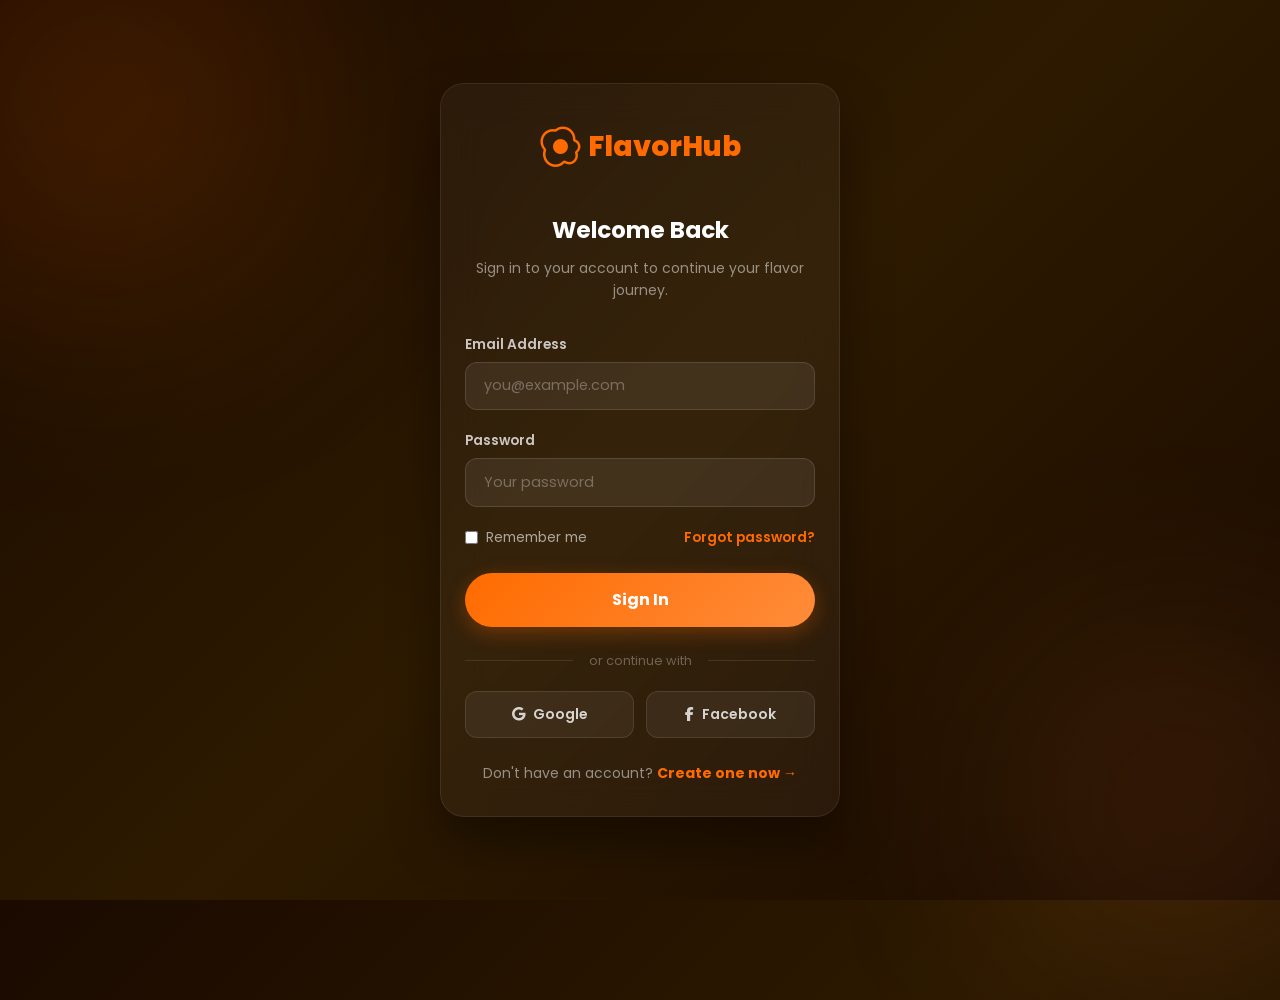
<file: frontend/addresses.html>
<!DOCTYPE html>
<html lang="en">

<head>
    <meta charset="UTF-8">
    <meta name="viewport" content="width=device-width, initial-scale=1.0">
    <title>FlavorHub — Saved Addresses</title>
    <link rel="stylesheet" href="https://cdnjs.cloudflare.com/ajax/libs/font-awesome/6.4.0/css/all.min.css">
    <link rel="stylesheet" href="https://cdn.jsdelivr.net/npm/bootstrap-icons@1.10.5/font/bootstrap-icons.css">
    <link rel="stylesheet" href="css/global.css">
    <link rel="stylesheet" href="css/dashboard.css">
</head>

<body>
    <div class="global-page-loader">
        <div class="loader-spinner"></div>
    </div>

    <header class="header-nav">
        <div class="nav-container">
            <a href="index.html" class="nav-logo"><i class="bi bi-egg-fried"></i> FlavorHub</a>
            <nav class="nav-links">
                <a href="index.html">Home</a>
                <a href="menu.html">Menu</a>
                <a href="about.html">About</a>
                <a href="contact.html">Contact</a>
            </nav>
            <div class="nav-actions">
                <a href="login.html" class="btn-nav btn-login nav-login-btn">Login</a>
                <a href="register.html" class="btn-nav btn-register nav-register-btn">Register</a>
                <a href="cart.html" class="cart-icon-container"><i class="fas fa-shopping-basket"></i><span
                        class="cart-icon-badge" style="display:none;">0</span></a>
                <div class="menu-burger"><i class="bi bi-list"></i></div>
            </div>
        </div>
    </header>

    <div class="dashboard-page-wrap">
        <!-- ─── Left Sidebar ─── -->
        <aside class="dashboard-sidebar">
            <div class="dashboard-profile-pill">
                <div class="dashboard-avatar-circle" id="dashboardAvatar">A</div>
                <p class="dashboard-user-name" id="dashboardUserName">Loading...</p>
                <p class="dashboard-user-email" id="dashboardUserEmail">email@example.com</p>
            </div>
            <nav class="dashboard-nav-menu">
                <a href="dashboard.html" class="dashboard-nav-item" style="text-decoration:none;"><i
                        class="fas fa-home"></i> Overview</a>
                <a href="orders.html" class="dashboard-nav-item" style="text-decoration:none;"><i
                        class="fas fa-history"></i> My Orders</a>
                <a href="addresses.html" class="dashboard-nav-item active" style="text-decoration:none;"><i
                        class="fas fa-map-marker-alt"></i> Saved Addresses</a>
                <a href="settings.html" class="dashboard-nav-item" style="text-decoration:none;"><i
                        class="fas fa-cog"></i> Account Settings</a>
            </nav>
            <div class="dashboard-logout-btn">
                <div class="dashboard-nav-item" onclick="window.FlavorHubAPI.logout()" style="cursor:pointer;"><i
                        class="fas fa-sign-out-alt"></i> Logout</div>
            </div>
        </aside>

        <!-- ─── Right Content Panels ─── -->
        <div class="dashboard-content-area">
            <!-- Addresses Tab -->
            <div class="dashboard-tab-panel active" id="tab-addresses">
                <div class="dashboard-card">
                    <h3 class="dashboard-card-title"><i class="fas fa-map-marker-alt"></i> Saved Addresses</h3>
                    <p style="color: var(--text-muted); font-size: 0.9rem; margin-bottom: 1.5rem;">Your saved delivery
                        addresses will appear here.</p>
                    <div id="savedAddressContainer" style="display: flex; flex-direction: column; gap: 1rem;">
                        <div
                            style="border: 1px solid var(--light-gray); border-radius: var(--radius-card); padding: 1.25rem; display: flex; justify-content: space-between; align-items: center;">
                            <div>
                                <p style="font-weight: 700;">Home Address</p>
                                <p id="displaySavedAddress" style="font-size: 0.85rem; color: var(--text-muted);">
                                    Loading address...</p>
                            </div>
                            <span
                                style="background: var(--primary-orange-light); color: var(--primary-orange); font-size: 0.75rem; font-weight: 700; padding: 0.3rem 0.75rem; border-radius: 50px;">Default</span>
                        </div>
                    </div>
                </div>
            </div>
        </div>
    </div>

    <footer>
        <div class="footer-container">
            <div class="footer-brand">
                <h3><i class="bi bi-egg-fried"></i> FlavorHub</h3>
                <p>Order fresh, delicious food delivered to your doorstep.</p>
                <div class="footer-socials">
                    <a href="#"><i class="fab fa-facebook-f"></i></a>
                    <a href="#"><i class="fab fa-twitter"></i></a>
                    <a href="#"><i class="fab fa-instagram"></i></a>
                </div>
            </div>
            <div class="footer-links">
                <h4>Quick Links</h4>
                <ul>
                    <li><a href="index.html">Home</a></li>
                    <li><a href="menu.html">Menu</a></li>
                    <li><a href="about.html">About</a></li>
                    <li><a href="contact.html">Contact</a></li>
                </ul>
            </div>
            <div class="footer-links">
                <h4>Account</h4>
                <ul>
                    <li><a href="dashboard.html">My Dashboard</a></li>
                    <li><a href="orders.html">My Orders</a></li>
                    <li><a href="settings.html">Settings</a></li>
                </ul>
            </div>
            <div class="footer-contact">
                <h4>Contact Us</h4>
                <ul>
                    <li><i class="fas fa-map-marker-alt"></i>123 Kandy Road,nawalapitiya,sri lanka</li>
                    <li><i class="fas fa-phone-alt"></i> 077 1234567</li>
                    <li><i class="fas fa-envelope"></i> Floverhub@gmail.com</li>
                </ul>
            </div>
        </div>
        <div class="footer-bottom">
            <p>© 2026 FlavorHub. All Rights Reserved.</p>
        </div>
    </footer>
    <div class="back-to-top"><i class="fas fa-chevron-up"></i></div>

    <script src="js/api.js?v=999"></script>
    <script src="js/global.js?v=999"></script>
    <script src="js/dashboard.js?v=999"></script>
    <script>
        // Extra: display saved address in address tab
        document.addEventListener("DOMContentLoaded", () => {
            const user = window.FlavorHubAPI.getCurrentUser();
            const el = document.getElementById("displaySavedAddress");
            if (el && user) el.textContent = user.address || "No address saved yet.";
        });
    </script>
</body>

</html>
</file>
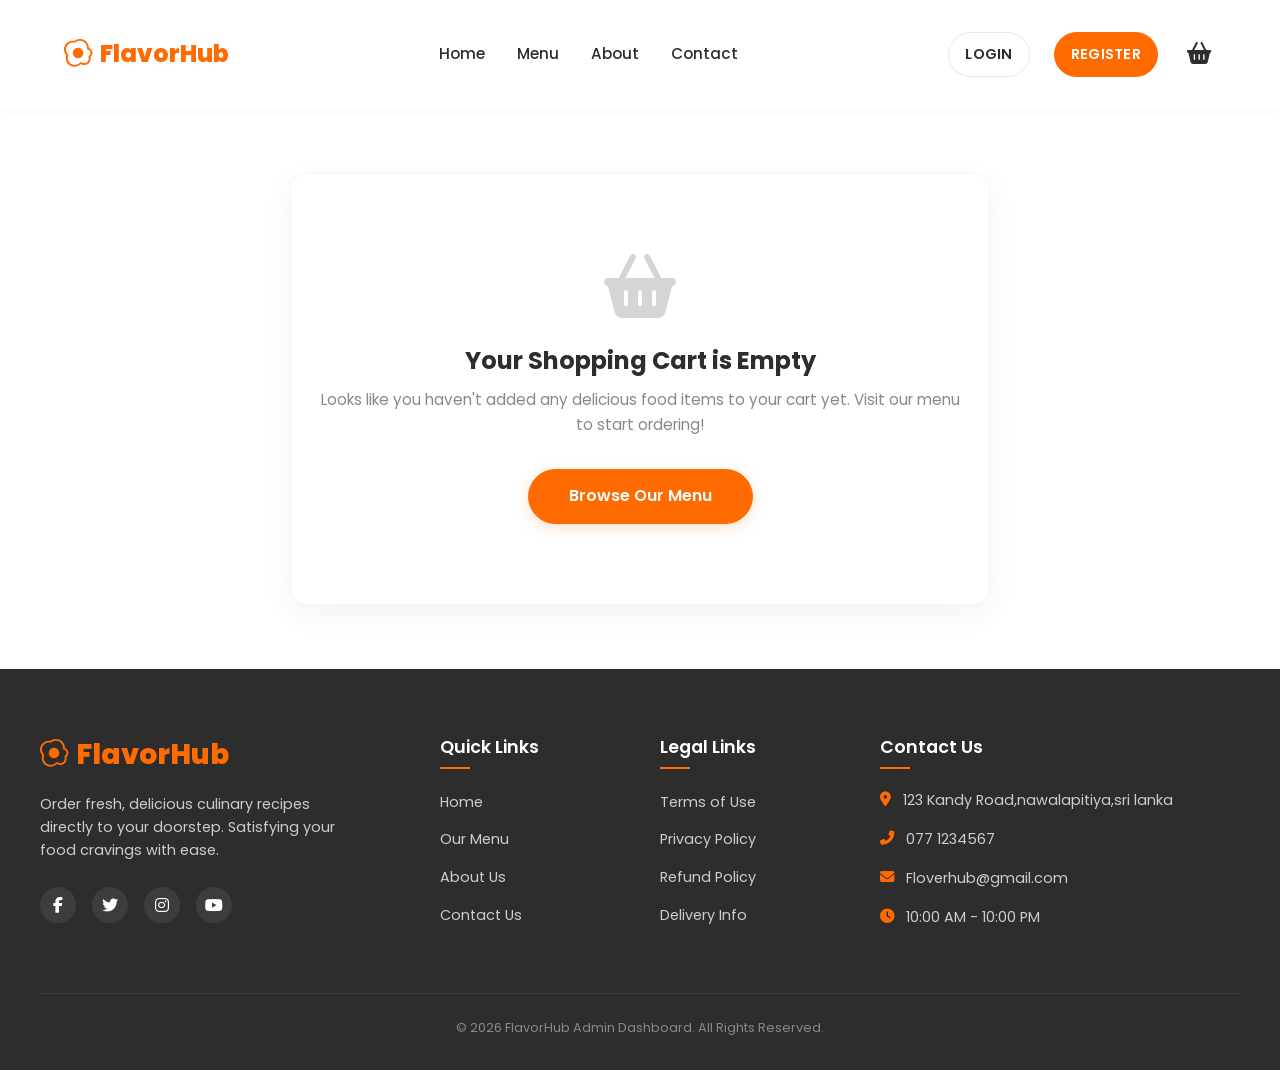
<file: frontend/cart.html>
<!DOCTYPE html>
<html lang="en">

<head>
  <meta charset="UTF-8">
  <meta name="viewport" content="width=device-width, initial-scale=1.0">
  <title>FlavorHub — Shopping Cart</title>

  <!-- CSS Stylesheets -->
  <link rel="stylesheet" href="https://cdnjs.cloudflare.com/ajax/libs/font-awesome/6.4.0/css/all.min.css">
  <link rel="stylesheet" href="https://cdn.jsdelivr.net/npm/bootstrap-icons@1.10.5/font/bootstrap-icons.css">
  <link rel="stylesheet" href="css/global.css">
  <link rel="stylesheet" href="css/cart.css">
</head>

<body>

  <!-- Page Loader Overlay -->
  <div class="global-page-loader">
    <div class="loader-spinner"></div>
  </div>

  <!-- Sticky Navigation Header -->
  <header class="header-nav">
    <div class="nav-container">
      <a href="index.html" class="nav-logo">
        <i class="bi bi-egg-fried"></i> FlavorHub
      </a>

      <nav class="nav-links">
        <a href="index.html">Home</a>
        <a href="menu.html">Menu</a>
        <a href="about.html">About</a>
        <a href="contact.html">Contact</a>
      </nav>

      <div class="nav-actions">
        <a href="login.html" class="btn-nav btn-login nav-login-btn">Login</a>
        <a href="register.html" class="btn-nav btn-register nav-register-btn">Register</a>
        <a href="cart.html" class="cart-icon-container active" title="View Shopping Cart">
          <i class="fas fa-shopping-basket text-brand"></i>
          <span class="cart-icon-badge" style="display: none;">0</span>
        </a>

        <div class="menu-burger">
          <i class="bi bi-list"></i>
        </div>
      </div>
    </div>
  </header>

  <!-- ─── Shopping Cart Section ─── -->
  <section class="cart-page-section">

    <!-- Active Cart Layout -->
    <div class="cart-grid-layout" id="activeCartWrapper" style="display: none;">

      <!-- Left Column: Items List -->
      <div class="cart-items-card">
        <div class="cart-title-row">
          <h2>My Order Items</h2>
        </div>
        <div id="cartItemsListContainer">
          <!-- Dynamically populated via cart.js -->
        </div>
      </div>

      <!-- Right Column: Summary Card -->
      <div class="cart-summary-card">
        <h3 class="summary-title">Order Summary</h3>

        <div class="summary-row">
          <span>Subtotal</span>
          <span id="summarySubtotalVal">LKR 0.00</span>
        </div>
        <div class="summary-row text-brand fw-semibold">
          <span class="summary-label"><i class="fas fa-motorcycle me-2"></i>Delivery Fee</span>
          <span class="summary-val" id="summaryDeliveryVal">LKR 300.00</span>
        </div>

        <div class="summary-row total-row">
          <span>Grand Total</span>
          <span class="total-val" id="summaryTotalVal">LKR 0.00</span>
        </div>

        <button type="button" class="btn-orange btn-checkout-proceed" id="btnCheckoutProceed">
          Proceed to Checkout <i class="fas fa-arrow-right"></i>
        </button>
        <a href="menu.html" class="btn-continue-shopping">
          <i class="fas fa-shopping-cart"></i> Continue Shopping
        </a>
      </div>
    </div>

    <!-- Empty Cart Screen -->
    <div class="empty-cart-container" id="emptyCartWrapper" style="display: none;">
      <i class="fas fa-shopping-basket"></i>
      <h2>Your Shopping Cart is Empty</h2>
      <p>Looks like you haven't added any delicious food items to your cart yet. Visit our menu to start ordering!</p>
      <a href="menu.html" class="btn-orange">Browse Our Menu</a>
    </div>

  </section>

  <!-- ─── Footer Section ─── -->
  <footer>
    <div class="footer-container">
      <div class="footer-brand">
        <h3><i class="bi bi-egg-fried"></i> FlavorHub</h3>
        <p>Order fresh, delicious culinary recipes directly to your doorstep. Satisfying your food cravings with ease.
        </p>
        <div class="footer-socials">
          <a href="#"><i class="fab fa-facebook-f"></i></a>
          <a href="#"><i class="fab fa-twitter"></i></a>
          <a href="#"><i class="fab fa-instagram"></i></a>
          <a href="#"><i class="fab fa-youtube"></i></a>
        </div>
      </div>

      <div class="footer-links">
        <h4>Quick Links</h4>
        <ul>
          <li><a href="index.html">Home</a></li>
          <li><a href="menu.html">Our Menu</a></li>
          <li><a href="about.html">About Us</a></li>
          <li><a href="contact.html">Contact Us</a></li>
        </ul>
      </div>

      <div class="footer-links">
        <h4>Legal Links</h4>
        <ul>
          <li><a href="#">Terms of Use</a></li>
          <li><a href="#">Privacy Policy</a></li>
          <li><a href="#">Refund Policy</a></li>
          <li><a href="#">Delivery Info</a></li>
        </ul>
      </div>

      <div class="footer-contact">
        <h4>Contact Us</h4>
        <ul>
          <li><i class="fas fa-map-marker-alt"></i>123 Kandy Road,nawalapitiya,sri lanka</li>
          <li><i class="fas fa-phone-alt"></i> 077 1234567</li>
          <li><i class="fas fa-envelope"></i> Floverhub@gmail.com</li>
          <li><i class="fas fa-clock"></i> 10:00 AM - 10:00 PM</li>
        </ul>
      </div>
    </div>

    <div class="footer-bottom">
      <p>© 2026 FlavorHub Admin Dashboard. All Rights Reserved.</p>
    </div>
  </footer>

  <!-- Back to Top Button -->
  <div class="back-to-top">
    <i class="fas fa-chevron-up"></i>
  </div>

  <!-- JavaScript scripts -->
  <script src="js/api.js?v=999"></script>
  <script src="js/global.js?v=999"></script>
  <script src="js/cart.js?v=999"></script>
</body>

</html>
</file>
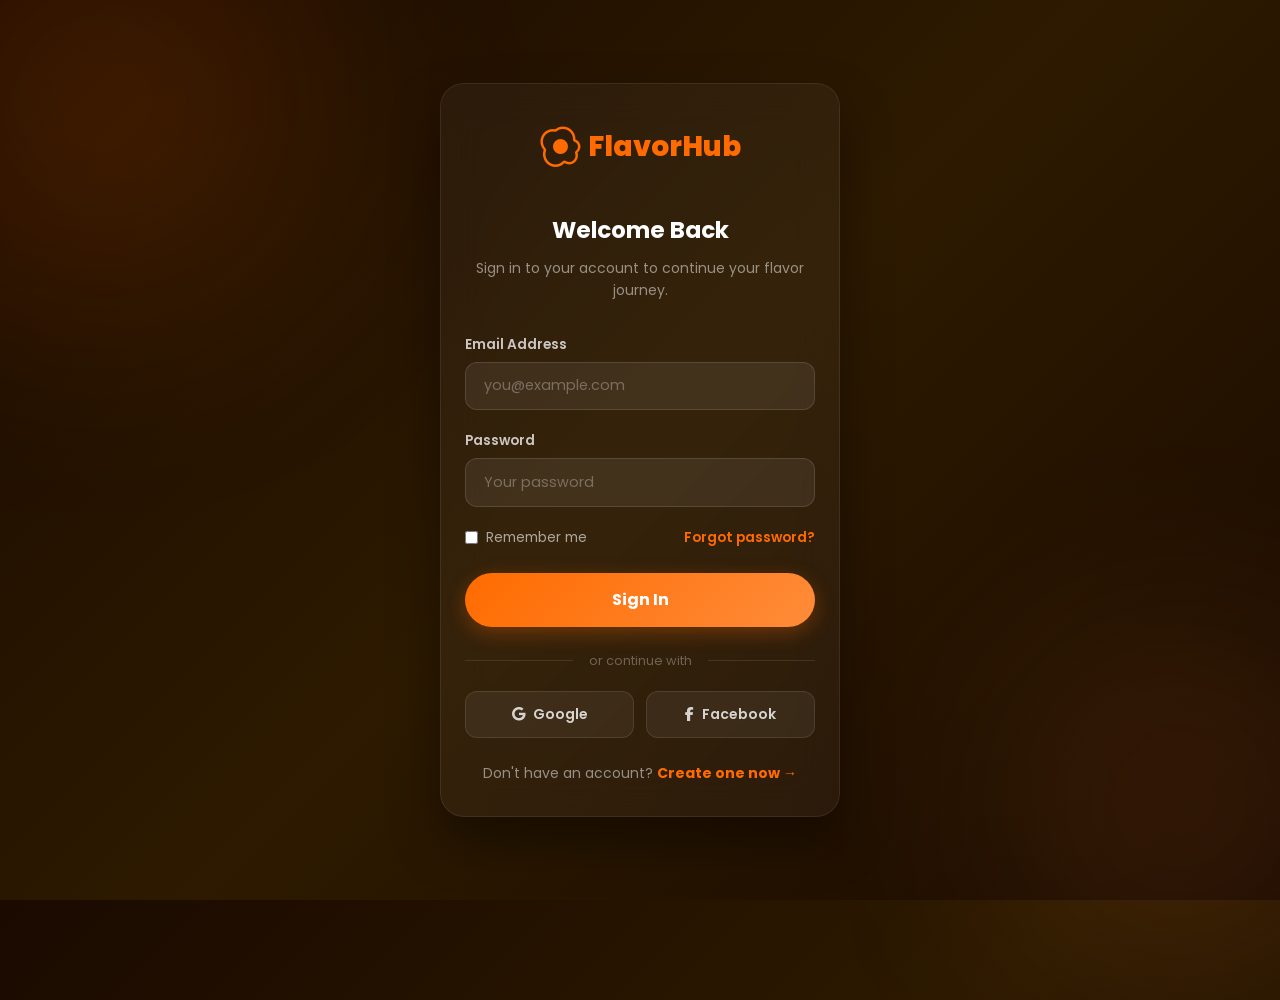
<file: frontend/checkout.html>
<!DOCTYPE html>
<html lang="en">

<head>
  <meta charset="UTF-8">
  <meta name="viewport" content="width=device-width, initial-scale=1.0">
  <title>FlavorHub — Order Checkout</title>

  <!-- CSS Stylesheets -->
  <link rel="stylesheet" href="https://cdnjs.cloudflare.com/ajax/libs/font-awesome/6.4.0/css/all.min.css">
  <link rel="stylesheet" href="https://cdn.jsdelivr.net/npm/bootstrap-icons@1.10.5/font/bootstrap-icons.css">
  <link rel="stylesheet" href="css/global.css">
  <link rel="stylesheet" href="css/checkout.css">
</head>

<body>

  <!-- Page Loader Overlay -->
  <div class="global-page-loader">
    <div class="loader-spinner"></div>
  </div>

  <!-- Sticky Navigation Header -->
  <header class="header-nav">
    <div class="nav-container">
      <a href="index.html" class="nav-logo">
        <i class="bi bi-egg-fried"></i> FlavorHub
      </a>

      <nav class="nav-links">
        <a href="index.html">Home</a>
        <a href="menu.html">Menu</a>
        <a href="about.html">About</a>
        <a href="contact.html">Contact</a>
      </nav>

      <div class="nav-actions">
        <a href="login.html" class="btn-nav btn-login nav-login-btn">Login</a>
        <a href="register.html" class="btn-nav btn-register nav-register-btn">Register</a>
        <a href="cart.html" class="cart-icon-container" title="View Shopping Cart">
          <i class="fas fa-shopping-basket"></i>
          <span class="cart-icon-badge" style="display: none;">0</span>
        </a>

        <div class="menu-burger">
          <i class="bi bi-list"></i>
        </div>
      </div>
    </div>
  </header>

  <!-- ─── Checkout Section ─── -->
  <section class="checkout-page-section">
    <div class="checkout-grid">

      <!-- Left Column: Delivery Form -->
      <div class="checkout-form-card">
        <h2>Delivery & Payment Information</h2>

        <div class="checkout-form-wrapper" id="checkoutFormOuter">

          <!-- Section 1: Customer Details -->
          <div class="checkout-form-section">
            <h3><i class="fas fa-user"></i> 1. Contact Details</h3>

            <div class="form-group-custom">
              <label class="form-label-custom" for="checkoutName">Full Name</label>
              <input type="text" class="form-input-custom" id="checkoutName" placeholder="Enter your full name"
                required>
            </div>

            <div class="form-group-custom">
              <label class="form-label-custom" for="checkoutPhone">Phone Number</label>
              <input type="tel" class="form-input-custom" id="checkoutPhone"
                placeholder="Enter your phone number (e.g. +1234567890)" required>
            </div>
          </div>

          <!-- Section 2: Shipping details -->
          <div class="checkout-form-section">
            <h3><i class="fas fa-map-marker-alt"></i> 2. Delivery Address</h3>

            <div class="form-group-custom">
              <label class="form-label-custom" for="checkoutAddress">Delivery Address</label>
              <textarea class="form-input-custom" id="checkoutAddress" rows="3"
                placeholder="Enter your complete delivery address" required style="resize: none;"></textarea>
            </div>

            <div class="form-group-custom">
              <label class="form-label-custom" for="checkoutInstructions">Delivery Instructions (Optional)</label>
              <input type="text" class="form-input-custom" id="checkoutInstructions"
                placeholder="e.g. ring bell, leave at front door, call on arrival">
            </div>
          </div>

          <!-- Section 3: Payment details -->
          <div class="checkout-form-section">
            <h3><i class="fas fa-credit-card"></i> 3. Payment Method</h3>

            <div class="payment-selector-grid">
              <!-- Cash on Delivery -->
              <div class="payment-method-box selected">
                <i class="fas fa-money-bill-wave"></i>
                <span>Cash on Delivery</span>
                <input type="radio" name="paymentMethod" value="Cash on Delivery" checked>
              </div>

              <!-- Credit / Debit Card -->
              <div class="payment-method-box">
                <i class="fas fa-credit-card"></i>
                <span>Credit/Debit Card</span>
                <input type="radio" name="paymentMethod" value="Credit/Debit Card">
              </div>

              <!-- Online Banking -->
              <div class="payment-method-box">
                <i class="fas fa-university"></i>
                <span>Online Banking</span>
                <input type="radio" name="paymentMethod" value="Online Banking">
              </div>
            </div>

            <div class="payment-details-container mt-4"
              style="margin-top: 1.5rem; background: #fffcf8; padding: 1.5rem; border-radius: var(--radius-card); border: 2px dashed rgba(246, 139, 30, 0.4);">

              <!-- Credit / Debit Card Details -->
              <form id="cardDetailsSection" class="payment-details-section" style="display: none;" action="#"
                onsubmit="event.preventDefault();">
                <style>
                  .card-label-strict {
                    display: block;
                    font-weight: 700;
                    margin-bottom: 0.5rem;
                    color: #111;
                    font-size: 0.85rem;
                    letter-spacing: 0.5px;
                  }

                  .card-input-strict {
                    width: 100%;
                    padding: 0.75rem 1rem;
                    border: 1px solid #e1e1e1;
                    border-radius: 8px;
                    font-size: 1rem;
                    color: #555;
                    transition: border-color 0.2s;
                  }

                  .card-input-strict:focus {
                    outline: none;
                    border-color: var(--primary-orange);
                  }

                  .card-input-strict::placeholder {
                    color: #9facbd;
                  }
                </style>

                <div class="form-group-custom" style="margin-bottom: 1.5rem;">
                  <label class="card-label-strict" for="cardName">CARDHOLDER NAME</label>
                  <input type="text" class="card-input-strict" id="cardName" placeholder="JOHN DOE">
                </div>

                <div class="form-group-custom" style="margin-bottom: 1.5rem;">
                  <label class="card-label-strict" for="cardNumber">CARD NUMBER</label>
                  <div style="position: relative;">
                    <input type="text" class="card-input-strict" id="cardNumber" placeholder="4111  2222  3333  4444"
                      maxlength="19" inputmode="numeric" style="padding-left: 2.8rem;">
                    <i class="far fa-credit-card"
                      style="position: absolute; left: 1rem; top: 50%; transform: translateY(-50%); color: #777; font-size: 1.2rem;"></i>
                  </div>
                </div>

                <div class="row"
                  style="display: grid; grid-template-columns: 1fr 1fr 1fr; gap: 1rem; margin-bottom: 1.5rem;">
                  <div class="form-group-custom">
                    <label class="card-label-strict" for="cardExpiryMonth">EXPIRY MONTH</label>
                    <input type="text" class="card-input-strict" id="cardExpiryMonth" placeholder="MM" maxlength="2"
                      inputmode="numeric" style="text-align: center;">
                  </div>
                  <div class="form-group-custom">
                    <label class="card-label-strict" for="cardExpiryYear">EXPIRY YEAR</label>
                    <input type="text" class="card-input-strict" id="cardExpiryYear" placeholder="YY" maxlength="2"
                      inputmode="numeric" style="text-align: center;">
                  </div>
                  <div class="form-group-custom">
                    <label class="card-label-strict" for="cardCvc">CVC / CVV</label>
                    <input type="password" class="card-input-strict" id="cardCvc" placeholder="•••" maxlength="3"
                      inputmode="numeric" style="text-align: center; font-size: 1.2rem; letter-spacing: 2px;">
                  </div>
                </div>

                <button type="submit" class="btn-orange btn-place-order mt-3" style="width: 100%;"><i
                    class="fas fa-shopping-bag"></i> Place Order via Card</button>
              </form>

              <!-- Online Banking Details -->
              <form id="bankingDetailsSection" class="payment-details-section" style="display: none;" action="#"
                onsubmit="event.preventDefault();">
                <h4
                  style="margin-bottom: 1rem; font-size: 1.1rem; color: var(--dark-gray); border-bottom: 1px solid #e1e1e1; padding-bottom: 0.5rem;">
                  <i class="fas fa-university text-brand" style="margin-right: 8px;"></i>Online Banking Portal <span
                    style="color:red; font-size: 0.8rem;">(DEMO)</span>
                </h4>

                <div class="form-group-custom">
                  <label class="form-label-custom" for="bankSelect">Select Your Bank</label>
                  <select class="form-input-custom" id="bankSelect">
                    <option value="" disabled selected>— Choose your bank —</option>
                    <option value="boc">Bank of Ceylon (BOC)</option>
                    <option value="combank">Commercial Bank</option>
                    <option value="hnb">Hatton National Bank (HNB)</option>
                    <option value="sampath">Sampath Bank</option>
                    <option value="peoples">People's Bank</option>
                    <option value="ndb">NDB Bank</option>
                  </select>
                </div>

                <div class="form-group-custom">
                  <label class="form-label-custom" for="bankAccount">Bank Account Number (Demo)</label>
                  <input type="text" class="form-input-custom" id="bankAccount"
                    placeholder="e.g. 100 000 000 000 (Demo)">
                </div>

                <button type="submit" class="btn-orange btn-place-order mt-3" style="width: 100%;"><i
                    class="fas fa-shopping-bag"></i> Place Order via Bank</button>
              </form>

              <!-- Cash on Delivery Details -->
              <form id="codDetailsSection" class="payment-details-section" style="display: block;" action="#"
                onsubmit="event.preventDefault();">
                <h4
                  style="margin-bottom: 1rem; font-size: 1.1rem; color: var(--dark-gray); border-bottom: 1px solid #e1e1e1; padding-bottom: 0.5rem;">
                  <i class="fas fa-hand-holding-usd text-brand" style="margin-right: 8px;"></i>Cash on Delivery Form
                </h4>

                <div class="form-group-custom">
                  <label class="form-label-custom" for="codName">Receiver Name</label>
                  <input type="text" class="form-input-custom" id="codName"
                    placeholder="Name of person receiving the order">
                </div>

                <div class="form-group-custom">
                  <label class="form-label-custom" for="codPhone">Contact Number</label>
                  <input type="tel" class="form-input-custom" id="codPhone" placeholder="+94 7X XXX XXXX">
                </div>

                <div class="form-group-custom">
                  <label class="form-label-custom" for="codAddress">Exact Delivery Address</label>
                  <textarea class="form-input-custom" id="codAddress" rows="3" placeholder="e.g. 123 Main Street, City"
                    style="resize: none;"></textarea>
                </div>

                <div class="alert-info"
                  style="background: rgba(246, 139, 30, 0.1); padding: 1rem; border-radius: 8px; color: var(--primary-orange); display: flex; align-items: flex-start; gap: 0.75rem;">
                  <i class="fas fa-info-circle" style="margin-top: 3px;"></i>
                  <span style="font-size: 0.9rem;">Please prepare the exact bill amount to hand over to our delivery
                    partner.</span>
                </div>

                <button type="submit" class="btn-orange btn-place-order mt-3" style="width: 100%;"><i
                    class="fas fa-shopping-bag"></i> Place Order (Cash on Delivery)</button>
              </form>
            </div>
          </div>
        </div>
      </div>

      <!-- Right Column: Order Summary -->
      <div class="checkout-summary-card">
        <h3>Order Items</h3>

        <div class="checkout-summary-list" id="checkoutItemsList">
          <!-- Loaded dynamically via checkout.js -->
        </div>

        <div class="checkout-summary-row">
          <span>Subtotal</span>
          <span id="checkoutSubtotalVal">LKR 0.00</span>
        </div>

        <div class="checkout-summary-row">
          <span>Delivery Fee</span>
          <span id="checkoutDeliveryVal">LKR 300.00</span>
        </div>

        <div class="checkout-summary-row total-row">
          <span>Total Bill</span>
          <span class="total-val" id="checkoutTotalVal">LKR 0.00</span>
        </div>
      </div>

    </div>
  </section>

  <!-- ─── Footer Section ─── -->
  <footer>
    <div class="footer-container">
      <div class="footer-brand">
        <h3><i class="bi bi-egg-fried"></i> FlavorHub</h3>
        <p>Order fresh, delicious culinary recipes directly to your doorstep. Satisfying your food cravings with ease.
        </p>
        <div class="footer-socials">
          <a href="#"><i class="fab fa-facebook-f"></i></a>
          <a href="#"><i class="fab fa-twitter"></i></a>
          <a href="#"><i class="fab fa-instagram"></i></a>
          <a href="#"><i class="fab fa-youtube"></i></a>
        </div>
      </div>

      <div class="footer-links">
        <h4>Quick Links</h4>
        <ul>
          <li><a href="index.html">Home</a></li>
          <li><a href="menu.html">Our Menu</a></li>
          <li><a href="about.html">About Us</a></li>
          <li><a href="contact.html">Contact Us</a></li>
        </ul>
      </div>

      <div class="footer-links">
        <h4>Legal Links</h4>
        <ul>
          <li><a href="#">Terms of Use</a></li>
          <li><a href="#">Privacy Policy</a></li>
          <li><a href="#">Refund Policy</a></li>
          <li><a href="#">Delivery Info</a></li>
        </ul>
      </div>

      <div class="footer-contact">
        <h4>Contact Us</h4>
        <ul>
          <li><i class="fas fa-map-marker-alt"></i>123 Kandy Road,nawalapitiya,sri lanka</li>
          <li><i class="fas fa-phone-alt"></i> 077 1234567</li>
          <li><i class="fas fa-envelope"></i> Floverhub@gmail.com</li>
          <li><i class="fas fa-clock"></i> 10:00 AM - 10:00 PM</li>
        </ul>
      </div>
    </div>

    <div class="footer-bottom">
      <p>© 2026 FlavorHub Admin Dashboard. All Rights Reserved.</p>
    </div>
  </footer>

  <!-- Back to Top Button -->
  <div class="back-to-top">
    <i class="fas fa-chevron-up"></i>
  </div>

  <!-- JavaScript scripts -->
  <script src="js/api.js?v=999"></script>
  <script src="js/global.js?v=999"></script>
  <script src="js/checkout.js?v=999"></script>
</body>

</html>
</file>
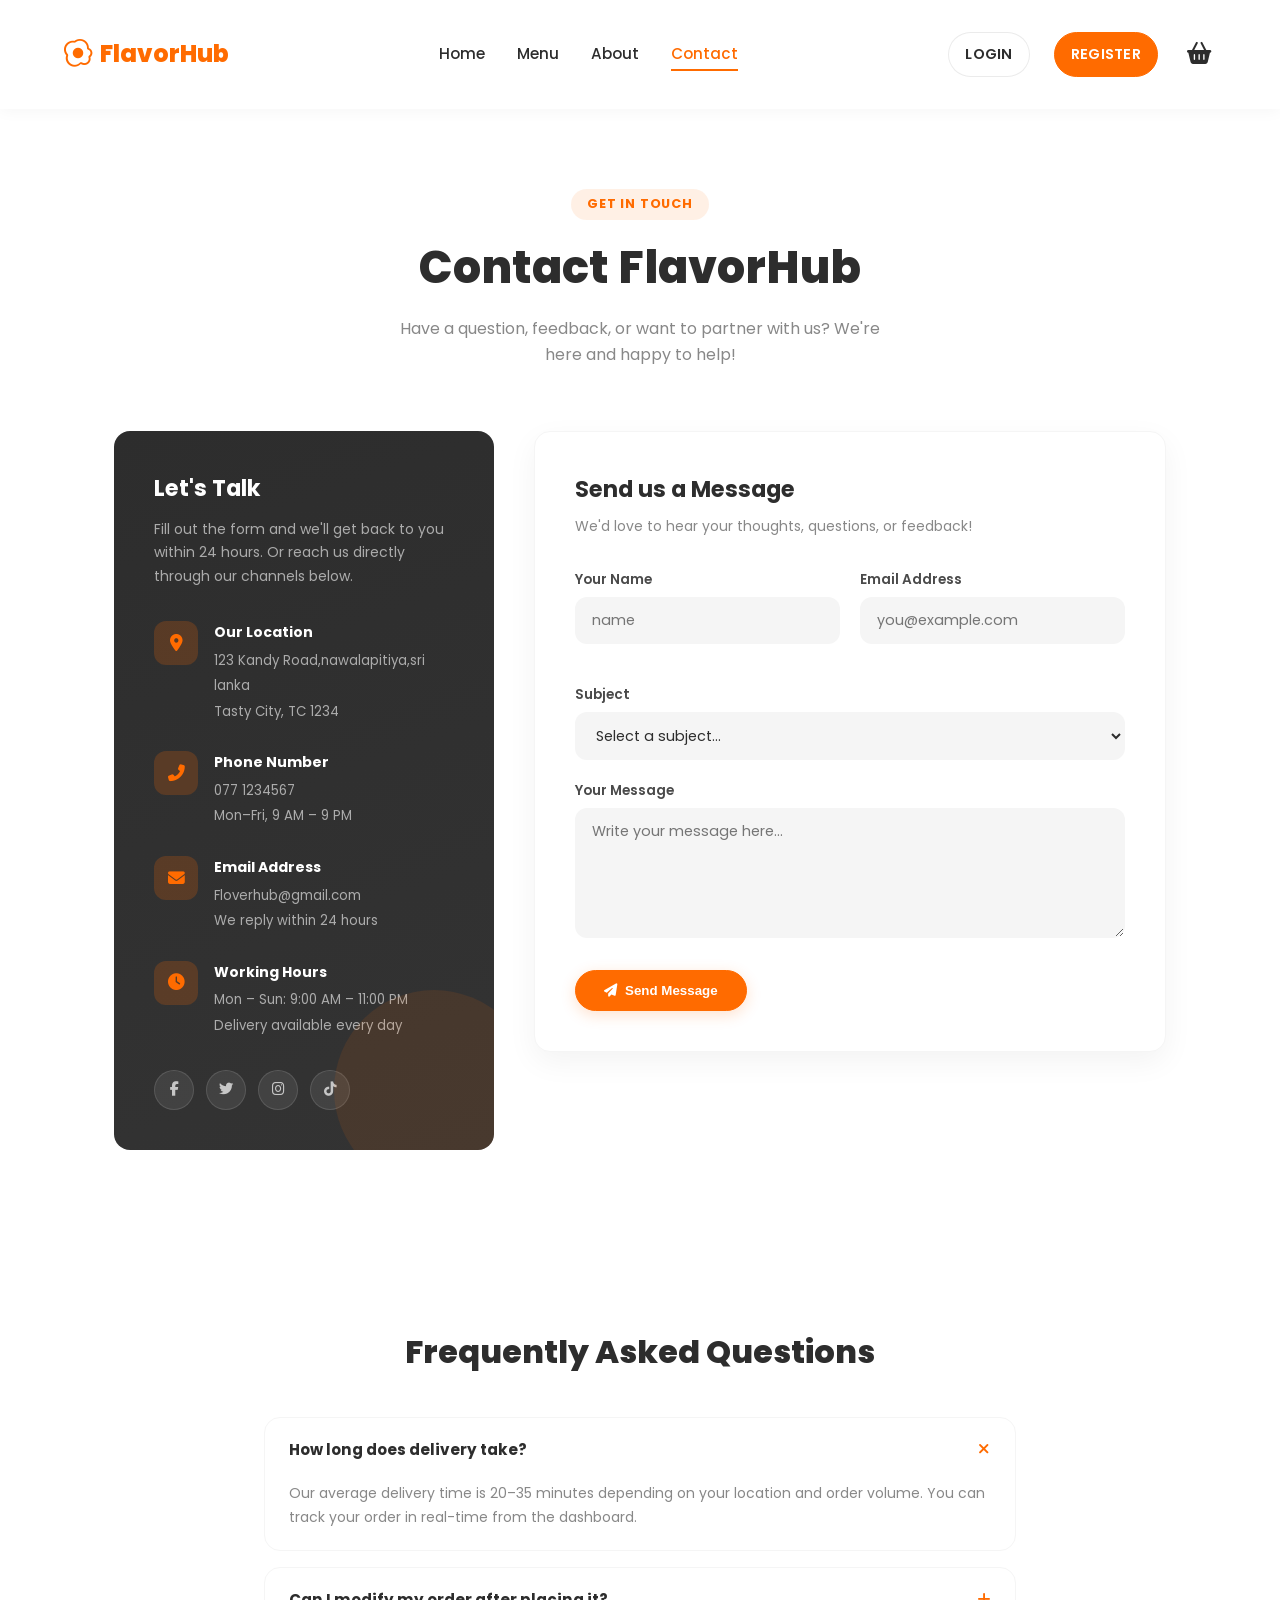
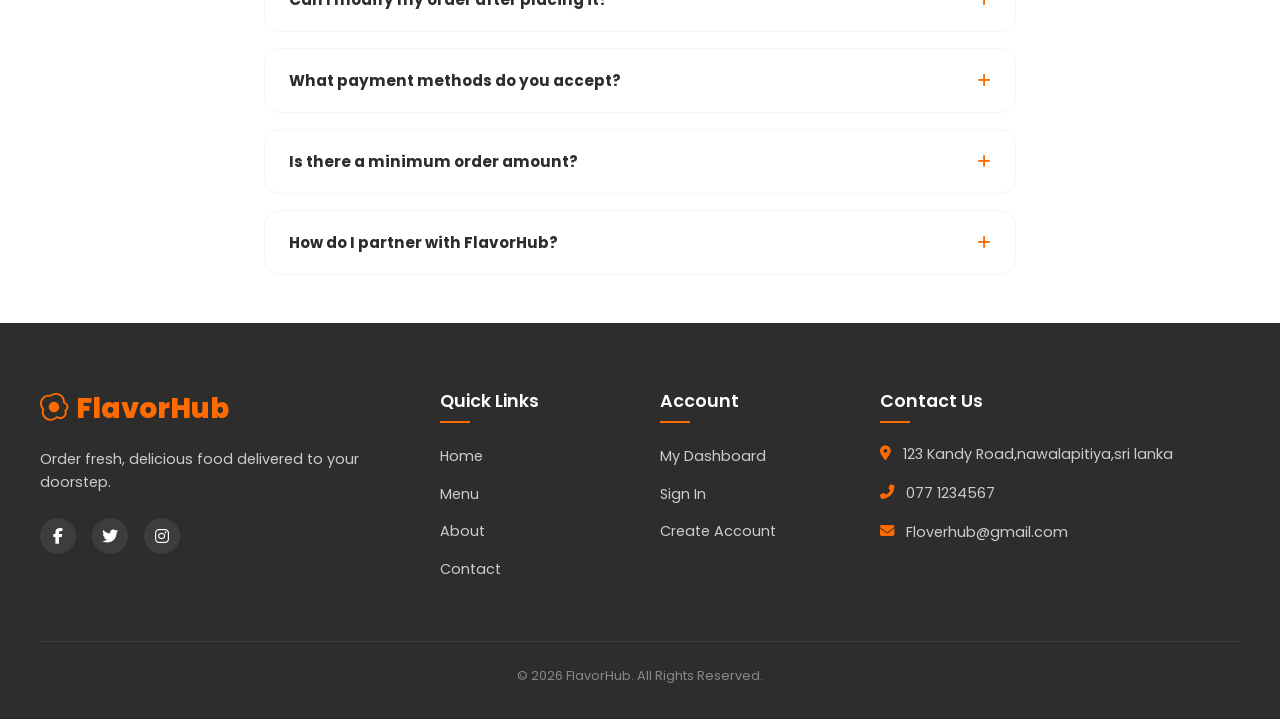
<file: frontend/contact.html>
<!DOCTYPE html>
<html lang="en">

<head>
  <meta charset="UTF-8">
  <meta name="viewport" content="width=device-width, initial-scale=1.0">
  <title>Contact Us — FlavorHub</title>
  <meta name="description"
    content="Get in touch with FlavorHub. We'd love to hear from you — questions, feedback, or partnership inquiries.">
  <link rel="stylesheet" href="https://cdnjs.cloudflare.com/ajax/libs/font-awesome/6.4.0/css/all.min.css">
  <link rel="stylesheet" href="https://cdn.jsdelivr.net/npm/bootstrap-icons@1.10.5/font/bootstrap-icons.css">
  <link rel="stylesheet" href="css/global.css">
  <link rel="stylesheet" href="css/contact.css">
</head>

<body>

  <div class="global-page-loader">
    <div class="loader-spinner"></div>
  </div>

  <!-- ─── HEADER ─── -->
  <header class="header-nav">
    <div class="nav-container">
      <a href="index.html" class="nav-logo"><i class="bi bi-egg-fried"></i> FlavorHub</a>
      <nav class="nav-links">
        <a href="index.html">Home</a>
        <a href="menu.html">Menu</a>
        <a href="about.html">About</a>
        <a href="contact.html" class="active">Contact</a>
      </nav>
      <div class="nav-actions">
        <a href="login.html" class="btn-nav btn-login nav-login-btn">Login</a>
        <a href="register.html" class="btn-nav btn-register nav-register-btn">Register</a>
        <a href="cart.html" class="cart-icon-container">
          <i class="fas fa-shopping-basket"></i>
          <span class="cart-icon-badge" style="display:none;">0</span>
        </a>
        <div class="menu-burger"><i class="bi bi-list"></i></div>
      </div>
    </div>
  </header>

  <!-- ─── CONTACT MAIN CONTENT ─── -->
  <main class="contact-page-wrap">
    <div class="contact-page-header">
      <span class="section-badge">Get in Touch</span>
      <h1>Contact FlavorHub</h1>
      <p>Have a question, feedback, or want to partner with us? We're here and happy to help!</p>
    </div>

    <div class="contact-grid">

      <!-- ─── Info Sidebar ─── -->
      <div class="contact-info-sidebar">
        <h3 class="contact-sidebar-title">Let's Talk</h3>
        <p class="contact-sidebar-subtitle">Fill out the form and we'll get back to you within 24 hours. Or reach us
          directly through our channels below.</p>

        <div class="contact-info-item">
          <div class="contact-info-icon"><i class="fas fa-map-marker-alt"></i></div>
          <div class="contact-info-text">
            <strong>Our Location</strong>
            <span>123 Kandy Road,nawalapitiya,sri lanka<br>Tasty City, TC 1234</span>
          </div>
        </div>

        <div class="contact-info-item">
          <div class="contact-info-icon"><i class="fas fa-phone-alt"></i></div>
          <div class="contact-info-text">
            <strong>Phone Number</strong>
            <span>077 1234567<br>Mon–Fri, 9 AM – 9 PM</span>
          </div>
        </div>

        <div class="contact-info-item">
          <div class="contact-info-icon"><i class="fas fa-envelope"></i></div>
          <div class="contact-info-text">
            <strong>Email Address</strong>
            <span>Floverhub@gmail.com<br>We reply within 24 hours</span>
          </div>
        </div>

        <div class="contact-info-item">
          <div class="contact-info-icon"><i class="fas fa-clock"></i></div>
          <div class="contact-info-text">
            <strong>Working Hours</strong>
            <span>Mon – Sun: 9:00 AM – 11:00 PM<br>Delivery available every day</span>
          </div>
        </div>

        <div class="contact-socials-row">
          <a href="#" class="contact-social-btn"><i class="fab fa-facebook-f"></i></a>
          <a href="#" class="contact-social-btn"><i class="fab fa-twitter"></i></a>
          <a href="#" class="contact-social-btn"><i class="fab fa-instagram"></i></a>
          <a href="#" class="contact-social-btn"><i class="fab fa-tiktok"></i></a>
        </div>
      </div>

      <!-- ─── Contact Form ─── -->
      <div class="contact-form-card">
        <h2>Send us a Message</h2>
        <p>We'd love to hear your thoughts, questions, or feedback!</p>

        <form id="contactForm" novalidate>
          <div class="contact-form-row">
            <div class="form-group-custom">
              <label class="form-label-custom" for="contactName">Your Name</label>
              <input type="text" id="contactName" class="form-input-custom" placeholder="name">
            </div>
            <div class="form-group-custom">
              <label class="form-label-custom" for="contactEmail">Email Address</label>
              <input type="email" id="contactEmail" class="form-input-custom" placeholder="you@example.com">
            </div>
          </div>

          <div class="form-group-custom" style="margin-top: 1.25rem;">
            <label class="form-label-custom" for="contactSubject">Subject</label>
            <select id="contactSubject" class="form-input-custom" style="cursor: pointer;">
              <option value="">Select a subject...</option>
              <option value="order">Order Issue</option>
              <option value="feedback">General Feedback</option>
              <option value="delivery">Delivery Problem</option>
              <option value="partner">Restaurant Partnership</option>
              <option value="billing">Billing / Payment</option>
              <option value="other">Other</option>
            </select>
          </div>

          <div class="form-group-custom" style="margin-top: 1.25rem;">
            <label class="form-label-custom" for="contactMessage">Your Message</label>
            <textarea id="contactMessage" class="form-input-custom contact-message-input"
              placeholder="Write your message here..."></textarea>
          </div>

          <div class="contact-submit-row">
            <button type="submit" class="btn-orange btn-contact-submit"><i class="fas fa-paper-plane"></i> Send
              Message</button>
            <div class="contact-success-msg" id="contactSuccessMsg">
              <i class="fas fa-check-circle"></i> Message sent successfully!
            </div>
          </div>
        </form>
      </div>
    </div>
  </main>

  <!-- ─── FAQ Section ─── -->
  <section class="contact-faq-section">
    <h2>Frequently Asked Questions</h2>

    <div class="faq-item open">
      <button class="faq-question">How long does delivery take? <i class="fas fa-plus"></i></button>
      <div class="faq-answer">Our average delivery time is 20–35 minutes depending on your location and order volume.
        You can track your order in real-time from the dashboard.</div>
    </div>

    <div class="faq-item">
      <button class="faq-question">Can I modify my order after placing it? <i class="fas fa-plus"></i></button>
      <div class="faq-answer">Orders can be modified within 2 minutes of placement. After that, our kitchen begins
        preparation. Please contact us immediately if you need changes.</div>
    </div>

    <div class="faq-item">
      <button class="faq-question">What payment methods do you accept? <i class="fas fa-plus"></i></button>
      <div class="faq-answer">We accept all major credit/debit cards, PayPal, Apple Pay, Google Pay, and cash on
        delivery in select areas.</div>
    </div>

    <div class="faq-item">
      <button class="faq-question">Is there a minimum order amount? <i class="fas fa-plus"></i></button>
      <div class="faq-answer">Yes, the minimum order amount is $10. For orders above $30, delivery is completely free!
      </div>
    </div>

    <div class="faq-item">
      <button class="faq-question">How do I partner with FlavorHub? <i class="fas fa-plus"></i></button>
      <div class="faq-answer">We're always looking to grow our restaurant network! Contact us using the form above,
        select "Restaurant Partnership" as your subject, and our team will reach out within 2 business days.</div>
    </div>
  </section>

  <!-- ─── FOOTER ─── -->
  <footer>
    <div class="footer-container">
      <div class="footer-brand">
        <h3><i class="bi bi-egg-fried"></i> FlavorHub</h3>
        <p>Order fresh, delicious food delivered to your doorstep.</p>
        <div class="footer-socials">
          <a href="#"><i class="fab fa-facebook-f"></i></a>
          <a href="#"><i class="fab fa-twitter"></i></a>
          <a href="#"><i class="fab fa-instagram"></i></a>
        </div>
      </div>
      <div class="footer-links">
        <h4>Quick Links</h4>
        <ul>
          <li><a href="index.html">Home</a></li>
          <li><a href="menu.html">Menu</a></li>
          <li><a href="about.html">About</a></li>
          <li><a href="contact.html">Contact</a></li>
        </ul>
      </div>
      <div class="footer-links">
        <h4>Account</h4>
        <ul>
          <li><a href="dashboard.html">My Dashboard</a></li>
          <li><a href="login.html">Sign In</a></li>
          <li><a href="register.html">Create Account</a></li>
        </ul>
      </div>
      <div class="footer-contact">
        <h4>Contact Us</h4>
        <ul>
          <li><i class="fas fa-map-marker-alt"></i>123 Kandy Road,nawalapitiya,sri lanka</li>
          <li><i class="fas fa-phone-alt"></i> 077 1234567</li>
          <li><i class="fas fa-envelope"></i> Floverhub@gmail.com</li>
        </ul>
      </div>
    </div>
    <div class="footer-bottom">
      <p>© 2026 FlavorHub. All Rights Reserved.</p>
    </div>
  </footer>

  <div class="back-to-top"><i class="fas fa-chevron-up"></i></div>

  <script src="js/api.js?v=999"></script>
  <script src="js/global.js?v=999"></script>
  <script src="js/contact.js?v=999"></script>
</body>

</html>
</file>
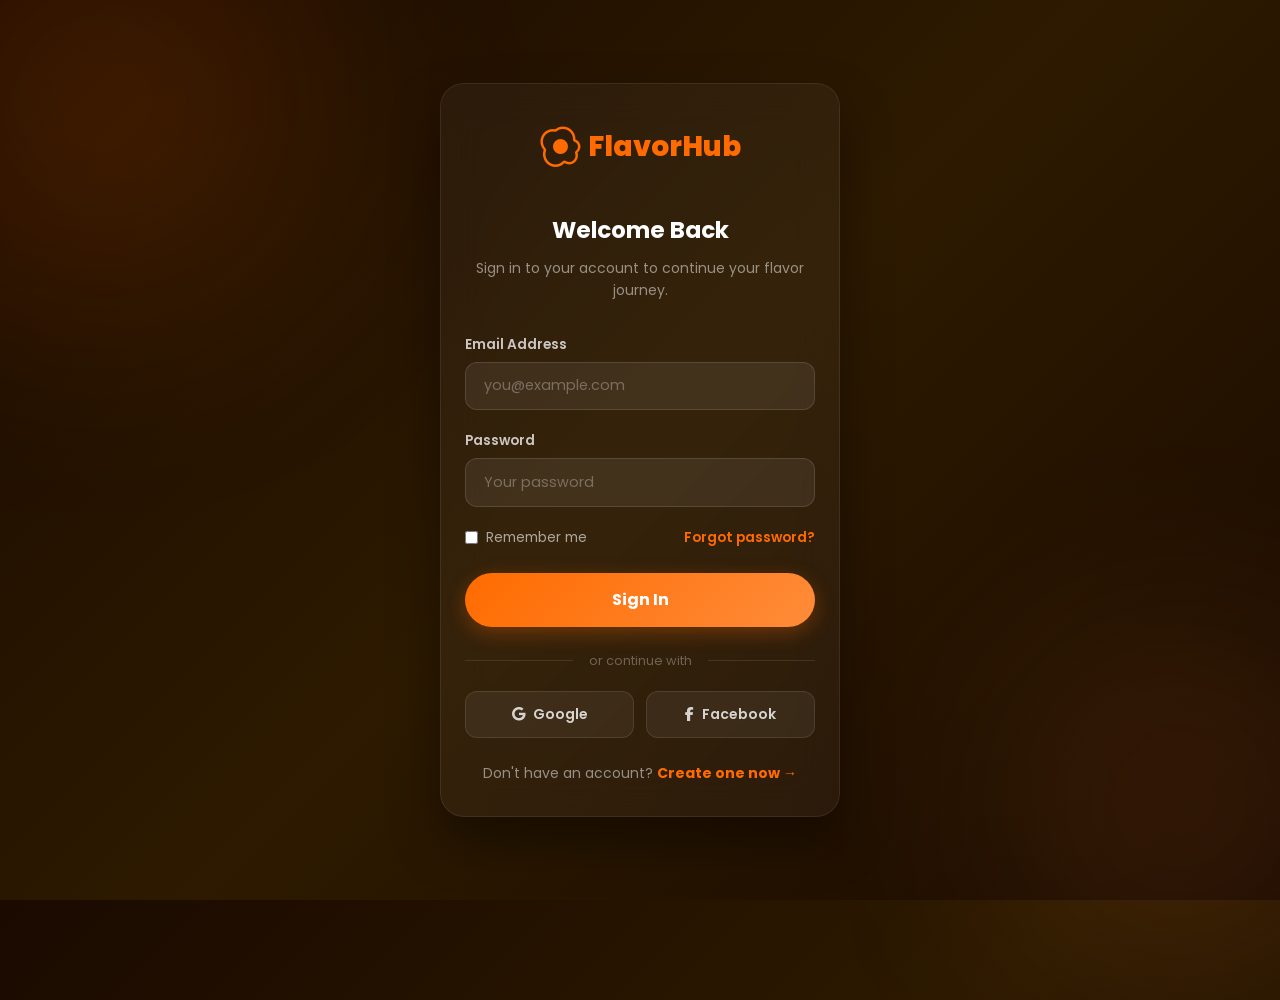
<file: frontend/dashboard.html>
<!DOCTYPE html>
<html lang="en">

<head>
  <meta charset="UTF-8">
  <meta name="viewport" content="width=device-width, initial-scale=1.0">
  <title>FlavorHub — My Dashboard</title>
  <link rel="stylesheet" href="https://cdnjs.cloudflare.com/ajax/libs/font-awesome/6.4.0/css/all.min.css">
  <link rel="stylesheet" href="https://cdn.jsdelivr.net/npm/bootstrap-icons@1.10.5/font/bootstrap-icons.css">
  <link rel="stylesheet" href="css/global.css">
  <link rel="stylesheet" href="css/dashboard.css">
</head>

<body>
  <div class="global-page-loader">
    <div class="loader-spinner"></div>
  </div>

  <header class="header-nav">
    <div class="nav-container">
      <a href="index.html" class="nav-logo"><i class="bi bi-egg-fried"></i> FlavorHub</a>
      <nav class="nav-links">
        <a href="index.html">Home</a>
        <a href="menu.html">Menu</a>
        <a href="about.html">About</a>
        <a href="contact.html">Contact</a>
      </nav>
      <div class="nav-actions">
        <a href="login.html" class="btn-nav btn-login nav-login-btn">Login</a>
        <a href="register.html" class="btn-nav btn-register nav-register-btn">Register</a>
        <a href="cart.html" class="cart-icon-container"><i class="fas fa-shopping-basket"></i><span
            class="cart-icon-badge" style="display:none;">0</span></a>
        <div class="menu-burger"><i class="bi bi-list"></i></div>
      </div>
    </div>
  </header>

  <div class="dashboard-page-wrap">
    <!-- ─── Left Sidebar ─── -->
    <aside class="dashboard-sidebar">
      <div class="dashboard-profile-pill">
        <div class="dashboard-avatar-circle" id="dashboardAvatar">A</div>
        <p class="dashboard-user-name" id="dashboardUserName">Loading...</p>
        <p class="dashboard-user-email" id="dashboardUserEmail">email@example.com</p>
      </div>
      <nav class="dashboard-nav-menu">
        <a href="dashboard.html" class="dashboard-nav-item active" style="text-decoration:none;"><i
            class="fas fa-home"></i> Overview</a>
        <a href="orders.html" class="dashboard-nav-item" style="text-decoration:none;"><i class="fas fa-history"></i> My
          Orders</a>
        <a href="addresses.html" class="dashboard-nav-item" style="text-decoration:none;"><i
            class="fas fa-map-marker-alt"></i> Saved Addresses</a>
        <a href="settings.html" class="dashboard-nav-item" style="text-decoration:none;"><i class="fas fa-cog"></i>
          Account Settings</a>
      </nav>
      <div class="dashboard-logout-btn">
        <div class="dashboard-nav-item" onclick="window.FlavorHubAPI.logout()" style="cursor:pointer;"><i
            class="fas fa-sign-out-alt"></i> Logout</div>
      </div>
    </aside>

    <!-- ─── Right Content Panels ─── -->
    <div class="dashboard-content-area">
      <!-- Overview Tab -->
      <div class="dashboard-tab-panel active" id="tab-overview">
        <div class="dashboard-card">
          <h3 class="dashboard-card-title"><i class="fas fa-chart-bar"></i> Account Overview</h3>
          <div
            style="display: grid; grid-template-columns: repeat(auto-fit, minmax(150px, 1fr)); gap: 1.5rem; margin-bottom: 1.5rem;">
            <div
              style="text-align:center; padding: 1.5rem; background: var(--light-gray); border-radius: var(--radius-card);">
              <p style="font-size: 2rem; font-weight: 800; color: var(--primary-orange);" id="statTotalOrders">0</p>
              <p style="font-size: 0.85rem; color: var(--text-muted); font-weight: 600;">Total Orders</p>
            </div>
            <div
              style="text-align:center; padding: 1.5rem; background: var(--light-gray); border-radius: var(--radius-card);">
              <p style="font-size: 2rem; font-weight: 800; color: var(--primary-orange);" id="statTotalSpent">$0.00</p>
              <p style="font-size: 0.85rem; color: var(--text-muted); font-weight: 600;">Total Spent</p>
            </div>
            <div
              style="text-align:center; padding: 1.5rem; background: var(--light-gray); border-radius: var(--radius-card);">
              <p style="font-size: 2rem; font-weight: 800; color: var(--primary-orange);" id="statMemberSince">—</p>
              <p style="font-size: 0.85rem; color: var(--text-muted); font-weight: 600;">Member Since</p>
            </div>
          </div>
          <a href="menu.html" class="btn-orange"><i class="fas fa-utensils"></i> Order Again</a>
        </div>
      </div>
    </div>
  </div>

  <footer>
    <div class="footer-container">
      <div class="footer-brand">
        <h3><i class="bi bi-egg-fried"></i> FlavorHub</h3>
        <p>Order fresh, delicious food delivered to your doorstep.</p>
        <div class="footer-socials">
          <a href="#"><i class="fab fa-facebook-f"></i></a>
          <a href="#"><i class="fab fa-twitter"></i></a>
          <a href="#"><i class="fab fa-instagram"></i></a>
        </div>
      </div>
      <div class="footer-links">
        <h4>Quick Links</h4>
        <ul>
          <li><a href="index.html">Home</a></li>
          <li><a href="menu.html">Menu</a></li>
          <li><a href="about.html">About</a></li>
          <li><a href="contact.html">Contact</a></li>
        </ul>
      </div>
      <div class="footer-links">
        <h4>Account</h4>
        <ul>
          <li><a href="dashboard.html">My Dashboard</a></li>
          <li><a href="orders.html">My Orders</a></li>
          <li><a href="settings.html">Settings</a></li>
        </ul>
      </div>
      <div class="footer-contact">
        <h4>Contact Us</h4>
        <ul>
          <li><i class="fas fa-map-marker-alt"></i>123 Kandy Road,nawalapitiya,sri lanka</li>
          <li><i class="fas fa-phone-alt"></i> 077 1234567</li>
          <li><i class="fas fa-envelope"></i> Floverhub@gmail.com</li>
        </ul>
      </div>
    </div>
    <div class="footer-bottom">
      <p>© 2026 FlavorHub. All Rights Reserved.</p>
    </div>
  </footer>
  <div class="back-to-top"><i class="fas fa-chevron-up"></i></div>

  <script src="js/api.js?v=999"></script>
  <script src="js/global.js?v=999"></script>
  <script src="js/dashboard.js?v=999"></script>
</body>

</html>
</file>
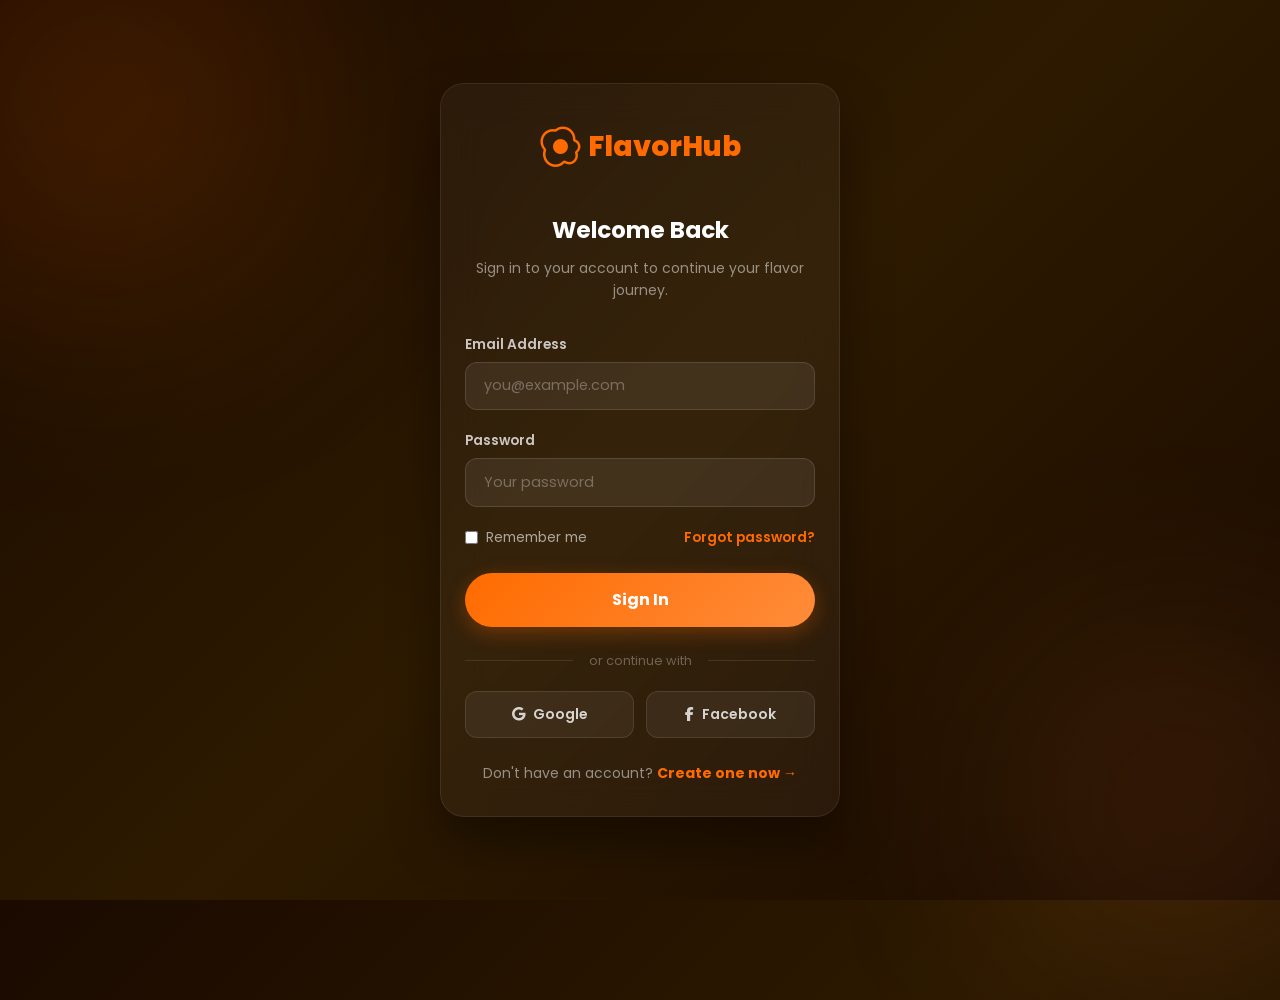
<file: frontend/login.html>
<!DOCTYPE html>
<html lang="en">
<head>
  <meta charset="UTF-8">
  <meta name="viewport" content="width=device-width, initial-scale=1.0">
  <title>FlavorHub — Sign In</title>
  <meta name="description" content="Sign in to your FlavorHub account to manage your orders and preferences.">
  <link rel="stylesheet" href="https://cdnjs.cloudflare.com/ajax/libs/font-awesome/6.4.0/css/all.min.css">
  <link rel="stylesheet" href="https://cdn.jsdelivr.net/npm/bootstrap-icons@1.10.5/font/bootstrap-icons.css">
  <link rel="stylesheet" href="css/global.css">
  <link rel="stylesheet" href="css/login.css">
</head>
<body class="auth-page-body">

  <!-- Background blobs -->
  <div class="auth-bg-blob blob-1"></div>
  <div class="auth-bg-blob blob-2"></div>

  <!-- Global Toast -->
  <div class="toast-container" id="toastContainer"></div>

  <div class="auth-card">
    <!-- Logo -->
    <div class="auth-logo">
      <a href="index.html"><i class="bi bi-egg-fried"></i> FlavorHub</a>
    </div>

    <h2>Welcome Back</h2>
    <p class="auth-subtitle">Sign in to your account to continue your flavor journey.</p>

    <!-- Login Form -->
    <form id="loginForm" novalidate>
      <div class="auth-group">
        <label class="auth-form-label" for="loginEmail">Email Address</label>
        <input type="email" id="loginEmail" class="auth-form-input" placeholder="you@example.com" required>
      </div>

      <div class="auth-group">
        <label class="auth-form-label" for="loginPassword">Password</label>
        <input type="password" id="loginPassword" class="auth-form-input" placeholder="Your password" required>
      </div>

      <div class="auth-form-row">
        <label class="auth-remember-me">
          <input type="checkbox" id="rememberMe">
          Remember me
        </label>
        <a href="#" class="auth-forgot-link">Forgot password?</a>
      </div>

      <button type="submit" class="btn-auth-submit">Sign In</button>
    </form>

    <div class="auth-divider">or continue with</div>
    <div class="social-login-btns">
      <button class="btn-social google"><i class="fab fa-google"></i> Google</button>
      <button class="btn-social facebook"><i class="fab fa-facebook-f"></i> Facebook</button>
    </div>

    <p class="auth-switch-link">Don't have an account? <a href="register.html">Create one now →</a></p>
  </div>

  <script src="js/api.js?v=999"></script>
  <script src="js/global.js?v=999"></script>
  <script src="js/login.js?v=999"></script>
</body>
</html>
</file>
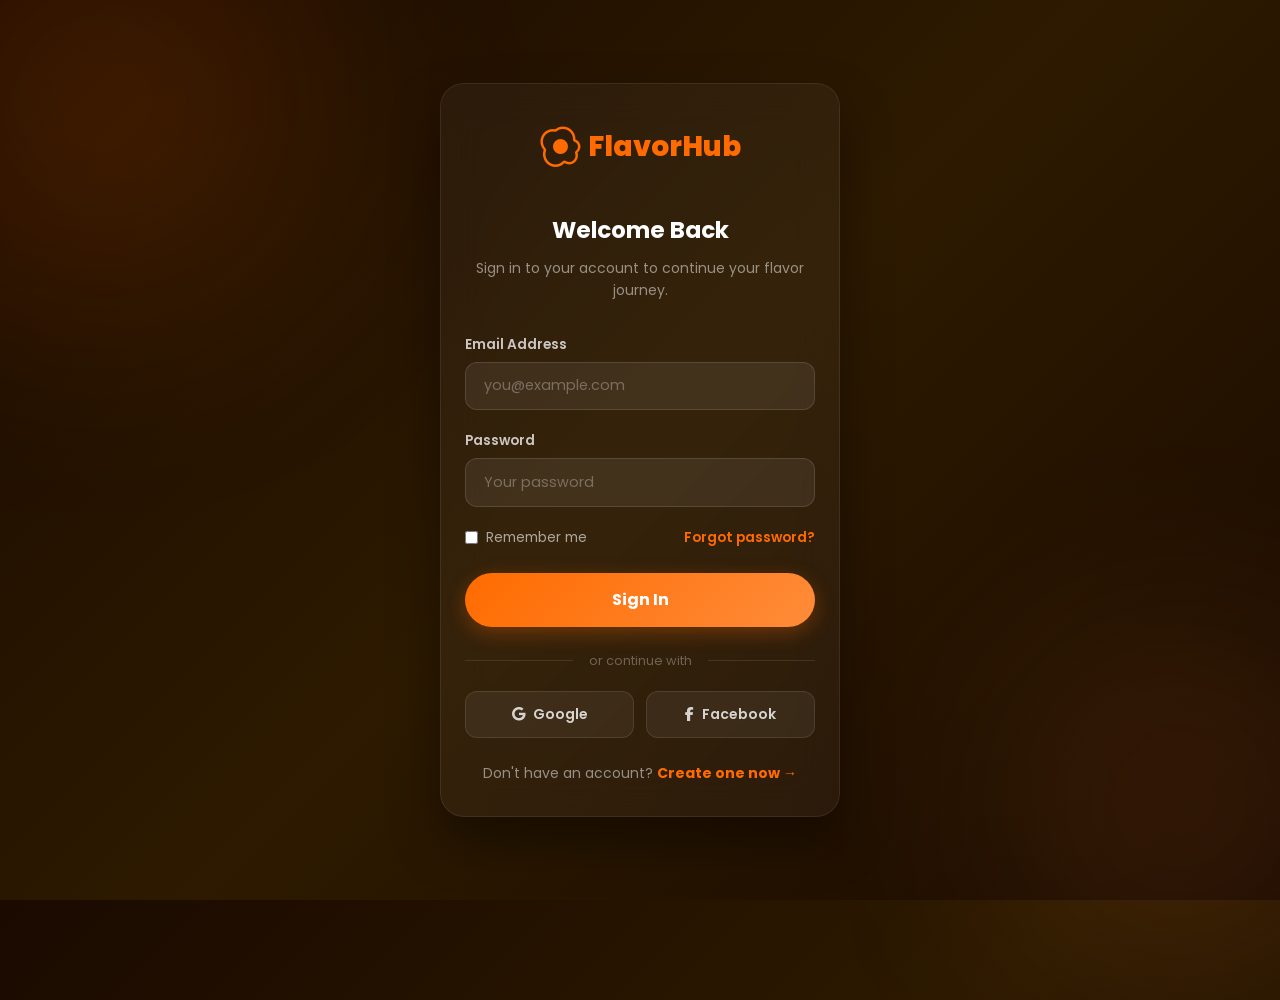
<file: frontend/orders.html>
<!DOCTYPE html>
<html lang="en">

<head>
    <meta charset="UTF-8">
    <meta name="viewport" content="width=device-width, initial-scale=1.0">
    <title>FlavorHub — My Orders</title>
    <link rel="stylesheet" href="https://cdnjs.cloudflare.com/ajax/libs/font-awesome/6.4.0/css/all.min.css">
    <link rel="stylesheet" href="https://cdn.jsdelivr.net/npm/bootstrap-icons@1.10.5/font/bootstrap-icons.css">
    <link rel="stylesheet" href="css/global.css">
    <link rel="stylesheet" href="css/dashboard.css">
</head>

<body>
    <div class="global-page-loader">
        <div class="loader-spinner"></div>
    </div>

    <header class="header-nav">
        <div class="nav-container">
            <a href="index.html" class="nav-logo"><i class="bi bi-egg-fried"></i> FlavorHub</a>
            <nav class="nav-links">
                <a href="index.html">Home</a>
                <a href="menu.html">Menu</a>
                <a href="about.html">About</a>
                <a href="contact.html">Contact</a>
            </nav>
            <div class="nav-actions">
                <a href="login.html" class="btn-nav btn-login nav-login-btn">Login</a>
                <a href="register.html" class="btn-nav btn-register nav-register-btn">Register</a>
                <a href="cart.html" class="cart-icon-container"><i class="fas fa-shopping-basket"></i><span
                        class="cart-icon-badge" style="display:none;">0</span></a>
                <div class="menu-burger"><i class="bi bi-list"></i></div>
            </div>
        </div>
    </header>

    <div class="dashboard-page-wrap">
        <!-- ─── Left Sidebar ─── -->
        <aside class="dashboard-sidebar">
            <div class="dashboard-profile-pill">
                <div class="dashboard-avatar-circle" id="dashboardAvatar">A</div>
                <p class="dashboard-user-name" id="dashboardUserName">Loading...</p>
                <p class="dashboard-user-email" id="dashboardUserEmail">email@example.com</p>
            </div>
            <nav class="dashboard-nav-menu">
                <a href="dashboard.html" class="dashboard-nav-item" style="text-decoration:none;"><i
                        class="fas fa-home"></i> Overview</a>
                <a href="orders.html" class="dashboard-nav-item active" style="text-decoration:none;"><i
                        class="fas fa-history"></i> My Orders</a>
                <a href="addresses.html" class="dashboard-nav-item" style="text-decoration:none;"><i
                        class="fas fa-map-marker-alt"></i> Saved Addresses</a>
                <a href="settings.html" class="dashboard-nav-item" style="text-decoration:none;"><i
                        class="fas fa-cog"></i> Account Settings</a>
            </nav>
            <div class="dashboard-logout-btn">
                <div class="dashboard-nav-item" onclick="window.FlavorHubAPI.logout()" style="cursor:pointer;"><i
                        class="fas fa-sign-out-alt"></i> Logout</div>
            </div>
        </aside>

        <!-- ─── Right Content Panels ─── -->
        <div class="dashboard-content-area">
            <!-- Orders Tab -->
            <div class="dashboard-tab-panel active" id="tab-orders">
                <div class="dashboard-card">
                    <h3 class="dashboard-card-title"><i class="fas fa-history"></i> My Orders</h3>
                    <div class="order-history-list" id="orderHistoryList"><!-- Loaded dynamically --></div>
                </div>
            </div>
        </div>
    </div>

    <footer>
        <div class="footer-container">
            <div class="footer-brand">
                <h3><i class="bi bi-egg-fried"></i> FlavorHub</h3>
                <p>Order fresh, delicious food delivered to your doorstep.</p>
                <div class="footer-socials">
                    <a href="#"><i class="fab fa-facebook-f"></i></a>
                    <a href="#"><i class="fab fa-twitter"></i></a>
                    <a href="#"><i class="fab fa-instagram"></i></a>
                </div>
            </div>
            <div class="footer-links">
                <h4>Quick Links</h4>
                <ul>
                    <li><a href="index.html">Home</a></li>
                    <li><a href="menu.html">Menu</a></li>
                    <li><a href="about.html">About</a></li>
                    <li><a href="contact.html">Contact</a></li>
                </ul>
            </div>
            <div class="footer-links">
                <h4>Account</h4>
                <ul>
                    <li><a href="dashboard.html">My Dashboard</a></li>
                    <li><a href="orders.html">My Orders</a></li>
                    <li><a href="settings.html">Settings</a></li>
                </ul>
            </div>
            <div class="footer-contact">
                <h4>Contact Us</h4>
                <ul>
                    <li><i class="fas fa-map-marker-alt"></i>123 Kandy Road,nawalapitiya,sri lanka</li>
                    <li><i class="fas fa-phone-alt"></i> 077 1234567</li>
                    <li><i class="fas fa-envelope"></i> Floverhub@gmail.com</li>
                </ul>
            </div>
        </div>
        <div class="footer-bottom">
            <p>© 2026 FlavorHub. All Rights Reserved.</p>
        </div>
    </footer>
    <div class="back-to-top"><i class="fas fa-chevron-up"></i></div>

    <script src="js/api.js?v=999"></script>
    <script src="js/global.js?v=999"></script>
    <script src="js/dashboard.js?v=999"></script>
</body>

</html>
</file>
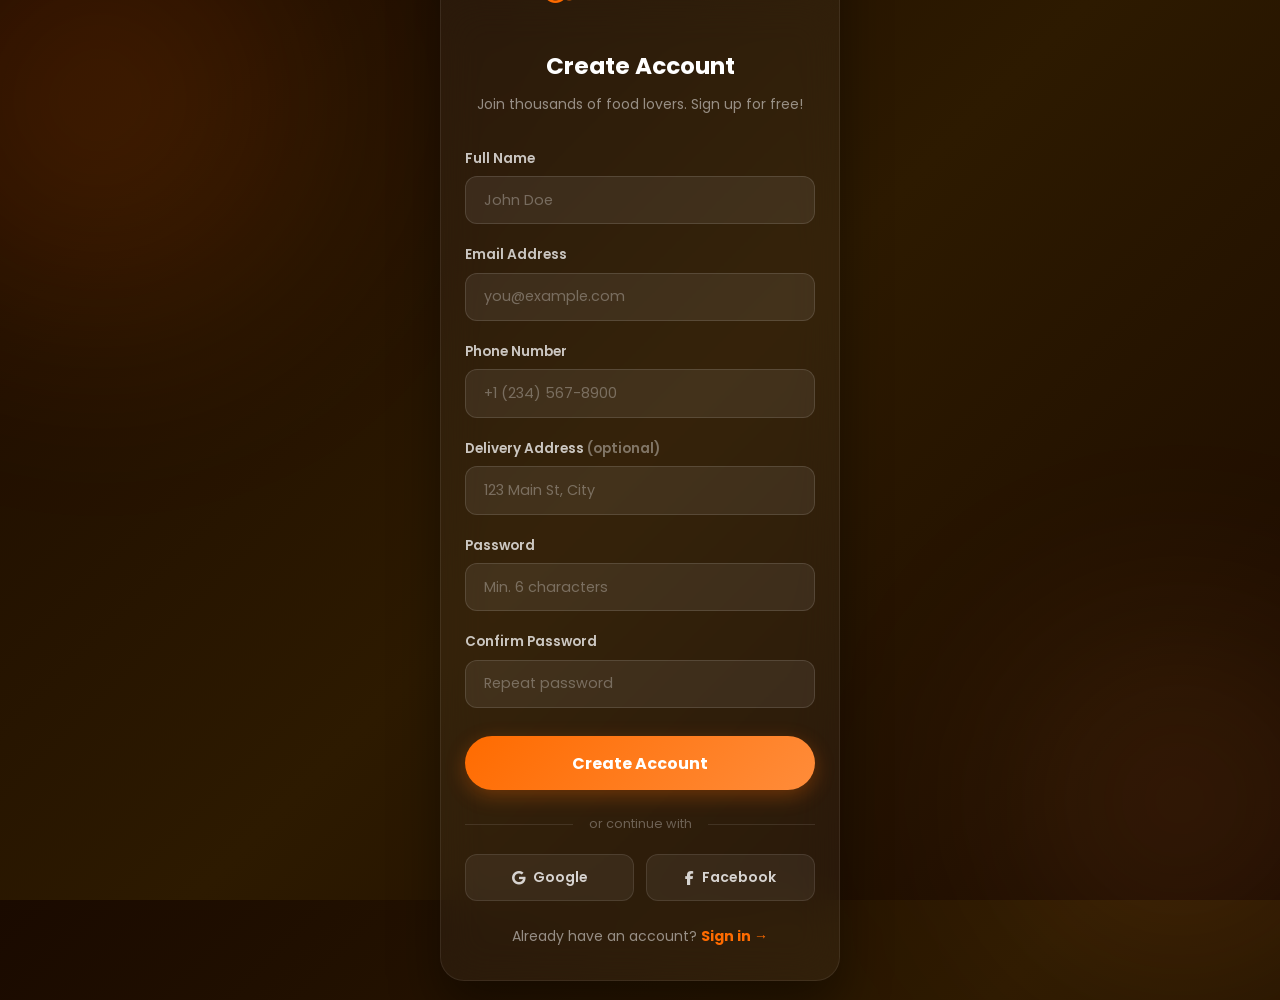
<file: frontend/register.html>
<!DOCTYPE html>
<html lang="en">
<head>
  <meta charset="UTF-8">
  <meta name="viewport" content="width=device-width, initial-scale=1.0">
  <title>FlavorHub — Create Account</title>
  <meta name="description" content="Join FlavorHub and enjoy restaurant-quality food delivered to your doorstep.">
  <link rel="stylesheet" href="https://cdnjs.cloudflare.com/ajax/libs/font-awesome/6.4.0/css/all.min.css">
  <link rel="stylesheet" href="https://cdn.jsdelivr.net/npm/bootstrap-icons@1.10.5/font/bootstrap-icons.css">
  <link rel="stylesheet" href="css/global.css">
  <link rel="stylesheet" href="css/login.css">
</head>
<body class="auth-page-body">

  <div class="auth-bg-blob blob-1"></div>
  <div class="auth-bg-blob blob-2"></div>

  <div class="toast-container" id="toastContainer"></div>

  <div class="auth-card">
    <div class="auth-logo">
      <a href="index.html"><i class="bi bi-egg-fried"></i> FlavorHub</a>
    </div>

    <h2>Create Account</h2>
    <p class="auth-subtitle">Join thousands of food lovers. Sign up for free!</p>

    <form id="registerForm" novalidate>
      <div class="auth-group">
        <label class="auth-form-label" for="regName">Full Name</label>
        <input type="text" id="regName" class="auth-form-input" placeholder="John Doe" required>
      </div>

      <div class="auth-group">
        <label class="auth-form-label" for="regEmail">Email Address</label>
        <input type="email" id="regEmail" class="auth-form-input" placeholder="you@example.com" required>
      </div>

      <div class="auth-group">
        <label class="auth-form-label" for="regPhone">Phone Number</label>
        <input type="tel" id="regPhone" class="auth-form-input" placeholder="+1 (234) 567-8900">
      </div>

      <div class="auth-group">
        <label class="auth-form-label" for="regAddress">Delivery Address <span style="opacity: 0.5;">(optional)</span></label>
        <input type="text" id="regAddress" class="auth-form-input" placeholder="123 Main St, City">
      </div>

      <div class="auth-group">
        <label class="auth-form-label" for="regPassword">Password</label>
        <input type="password" id="regPassword" class="auth-form-input" placeholder="Min. 6 characters" required>
      </div>

      <div class="auth-group" style="margin-bottom: 1.75rem;">
        <label class="auth-form-label" for="regConfirmPassword">Confirm Password</label>
        <input type="password" id="regConfirmPassword" class="auth-form-input" placeholder="Repeat password" required>
      </div>

      <button type="submit" class="btn-auth-submit">Create Account</button>
    </form>

    <div class="auth-divider">or continue with</div>
    <div class="social-login-btns">
      <button class="btn-social google"><i class="fab fa-google"></i> Google</button>
      <button class="btn-social facebook"><i class="fab fa-facebook-f"></i> Facebook</button>
    </div>

    <p class="auth-switch-link">Already have an account? <a href="login.html">Sign in →</a></p>
  </div>

  <script src="js/api.js?v=999"></script>
  <script src="js/global.js?v=999"></script>
  <script src="js/register.js?v=999"></script>
</body>
</html>
</file>
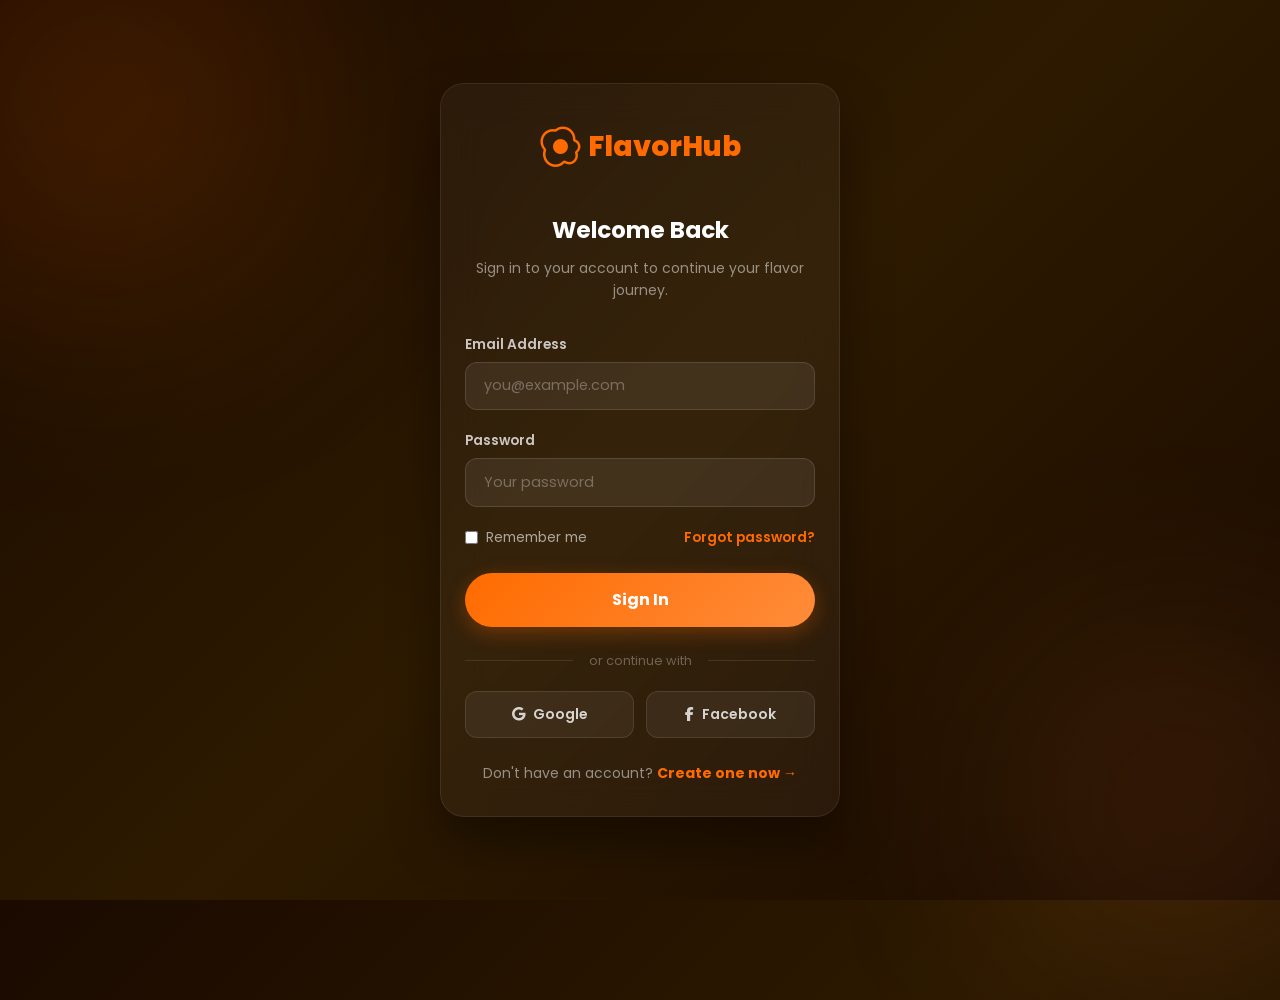
<file: frontend/settings.html>
<!DOCTYPE html>
<html lang="en">

<head>
    <meta charset="UTF-8">
    <meta name="viewport" content="width=device-width, initial-scale=1.0">
    <title>FlavorHub — Account Settings</title>
    <link rel="stylesheet" href="https://cdnjs.cloudflare.com/ajax/libs/font-awesome/6.4.0/css/all.min.css">
    <link rel="stylesheet" href="https://cdn.jsdelivr.net/npm/bootstrap-icons@1.10.5/font/bootstrap-icons.css">
    <link rel="stylesheet" href="css/global.css">
    <link rel="stylesheet" href="css/dashboard.css">
</head>

<body>
    <div class="global-page-loader">
        <div class="loader-spinner"></div>
    </div>

    <header class="header-nav">
        <div class="nav-container">
            <a href="index.html" class="nav-logo"><i class="bi bi-egg-fried"></i> FlavorHub</a>
            <nav class="nav-links">
                <a href="index.html">Home</a>
                <a href="menu.html">Menu</a>
                <a href="about.html">About</a>
                <a href="contact.html">Contact</a>
            </nav>
            <div class="nav-actions">
                <a href="login.html" class="btn-nav btn-login nav-login-btn">Login</a>
                <a href="register.html" class="btn-nav btn-register nav-register-btn">Register</a>
                <a href="cart.html" class="cart-icon-container"><i class="fas fa-shopping-basket"></i><span
                        class="cart-icon-badge" style="display:none;">0</span></a>
                <div class="menu-burger"><i class="bi bi-list"></i></div>
            </div>
        </div>
    </header>

    <div class="dashboard-page-wrap">
        <!-- ─── Left Sidebar ─── -->
        <aside class="dashboard-sidebar">
            <div class="dashboard-profile-pill">
                <div class="dashboard-avatar-circle" id="dashboardAvatar">A</div>
                <p class="dashboard-user-name" id="dashboardUserName">Loading...</p>
                <p class="dashboard-user-email" id="dashboardUserEmail">email@example.com</p>
            </div>
            <nav class="dashboard-nav-menu">
                <a href="dashboard.html" class="dashboard-nav-item" style="text-decoration:none;"><i
                        class="fas fa-home"></i> Overview</a>
                <a href="orders.html" class="dashboard-nav-item" style="text-decoration:none;"><i
                        class="fas fa-history"></i> My Orders</a>
                <a href="addresses.html" class="dashboard-nav-item" style="text-decoration:none;"><i
                        class="fas fa-map-marker-alt"></i> Saved Addresses</a>
                <a href="settings.html" class="dashboard-nav-item active" style="text-decoration:none;"><i
                        class="fas fa-cog"></i> Account Settings</a>
            </nav>
            <div class="dashboard-logout-btn">
                <div class="dashboard-nav-item" onclick="window.FlavorHubAPI.logout()" style="cursor:pointer;"><i
                        class="fas fa-sign-out-alt"></i> Logout</div>
            </div>
        </aside>

        <!-- ─── Right Content Panels ─── -->
        <div class="dashboard-content-area">
            <!-- Settings Tab -->
            <div class="dashboard-tab-panel active" id="tab-settings">
                <div class="dashboard-card">
                    <h3 class="dashboard-card-title"><i class="fas fa-cog"></i> Account Settings</h3>
                    <form id="settingsForm">
                        <div class="settings-form-grid">
                            <div class="form-group-custom">
                                <label class="form-label-custom" for="settingsFullName">Full Name</label>
                                <input type="text" class="form-input-custom" id="settingsFullName">
                            </div>
                            <div class="form-group-custom">
                                <label class="form-label-custom" for="settingsEmail">Email Address</label>
                                <input type="email" class="form-input-custom" id="settingsEmail" readonly
                                    style="opacity: 0.6; cursor: not-allowed;">
                            </div>
                            <div class="form-group-custom">
                                <label class="form-label-custom" for="settingsPhone">Phone Number</label>
                                <input type="tel" class="form-input-custom" id="settingsPhone">
                            </div>
                            <div class="form-group-custom full-width">
                                <label class="form-label-custom" for="settingsAddress">Default Delivery Address</label>
                                <textarea class="form-input-custom" id="settingsAddress" rows="3"
                                    style="resize: none;"></textarea>
                            </div>
                        </div>
                        <button type="submit" class="btn-orange" style="margin-top: 1rem;"><i class="fas fa-save"></i>
                            Save Changes</button>
                    </form>
                </div>
            </div>
        </div>
    </div>

    <footer>
        <div class="footer-container">
            <div class="footer-brand">
                <h3><i class="bi bi-egg-fried"></i> FlavorHub</h3>
                <p>Order fresh, delicious food delivered to your doorstep.</p>
                <div class="footer-socials">
                    <a href="#"><i class="fab fa-facebook-f"></i></a>
                    <a href="#"><i class="fab fa-twitter"></i></a>
                    <a href="#"><i class="fab fa-instagram"></i></a>
                </div>
            </div>
            <div class="footer-links">
                <h4>Quick Links</h4>
                <ul>
                    <li><a href="index.html">Home</a></li>
                    <li><a href="menu.html">Menu</a></li>
                    <li><a href="about.html">About</a></li>
                    <li><a href="contact.html">Contact</a></li>
                </ul>
            </div>
            <div class="footer-links">
                <h4>Account</h4>
                <ul>
                    <li><a href="dashboard.html">My Dashboard</a></li>
                    <li><a href="orders.html">My Orders</a></li>
                    <li><a href="settings.html">Settings</a></li>
                </ul>
            </div>
            <div class="footer-contact">
                <h4>Contact Us</h4>
                <ul>
                    <li><i class="fas fa-map-marker-alt"></i>123 Kandy Road,nawalapitiya,sri lanka</li>
                    <li><i class="fas fa-phone-alt"></i> 077 1234567</li>
                    <li><i class="fas fa-envelope"></i> Floverhub@gmail.com</li>
                </ul>
            </div>
        </div>
        <div class="footer-bottom">
            <p>© 2026 FlavorHub. All Rights Reserved.</p>
        </div>
    </footer>
    <div class="back-to-top"><i class="fas fa-chevron-up"></i></div>

    <script src="js/api.js?v=999"></script>
    <script src="js/global.js?v=999"></script>
    <script src="js/dashboard.js?v=999"></script>
</body>

</html>
</file>
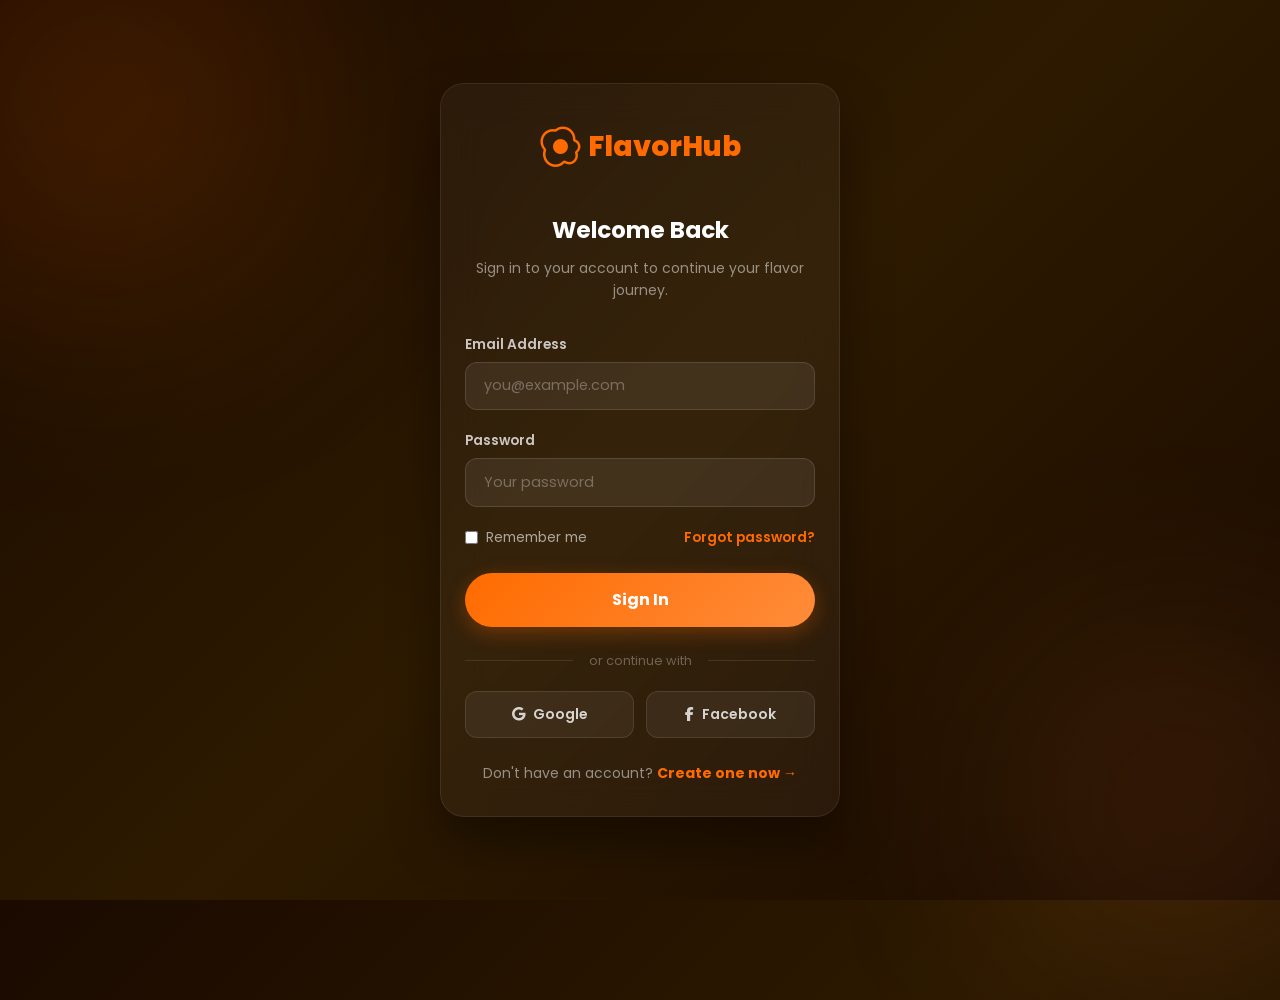
<file: frontend/tracking.html>
<!DOCTYPE html>
<html lang="en">
<head>
  <meta charset="UTF-8">
  <meta name="viewport" content="width=device-width, initial-scale=1.0">
  <title>FlavorHub — Order Tracking</title>
  <link rel="stylesheet" href="https://cdnjs.cloudflare.com/ajax/libs/font-awesome/6.4.0/css/all.min.css">
  <link rel="stylesheet" href="https://cdn.jsdelivr.net/npm/bootstrap-icons@1.10.5/font/bootstrap-icons.css">
  <link rel="stylesheet" href="css/global.css">
  <link rel="stylesheet" href="css/tracking.css">
</head>
<body>

  <div class="global-page-loader"><div class="loader-spinner"></div></div>

  <header class="header-nav">
    <div class="nav-container">
      <a href="index.html" class="nav-logo"><i class="bi bi-egg-fried"></i> FlavorHub</a>
      <nav class="nav-links">
        <a href="index.html">Home</a><a href="menu.html">Menu</a><a href="about.html">About</a><a href="contact.html">Contact</a>
      </nav>
      <div class="nav-actions">
        <a href="login.html" class="btn-nav btn-login nav-login-btn">Login</a>
        <a href="register.html" class="btn-nav btn-register nav-register-btn">Register</a>
        <a href="cart.html" class="cart-icon-container"><i class="fas fa-shopping-basket"></i><span class="cart-icon-badge" style="display:none;">0</span></a>
        <div class="menu-burger"><i class="bi bi-list"></i></div>
      </div>
    </div>
  </header>

  <section class="tracking-page-section">

    <!-- Order Info Header Card -->
    <div class="tracking-order-info-card">
      <div>
        <p class="tracking-order-id">Order <span id="trackingOrderId">---</span></p>
        <p class="tracking-est-time" id="trackingEstTime">Estimated: 25-35 mins</p>
        <p style="margin-top: 0.5rem; font-size: 0.9rem; opacity: 0.8;">Status: <strong id="trackingStatusTitle">Loading...</strong></p>
      </div>
      <div class="tracking-total-badge" id="trackingTotalBadge">$0.00</div>
    </div>

    <!-- Progress Bar -->
    <div class="tracking-progress-wrap">
      <div class="progress-label-row">
        <span class="active-step">0%</span>
        <span>25%</span>
        <span>50%</span>
        <span>75%</span>
        <span>100%</span>
      </div>
      <div class="tracking-progress-bar-bg">
        <div class="tracking-progress-bar-fill" id="trackingProgressFill" style="width: 15%;"></div>
      </div>
    </div>

    <!-- Timeline Steps -->
    <div class="tracking-timeline">
      <!-- Step 1: Order Received -->
      <div class="timeline-step step-active">
        <div class="timeline-icon-dot"><i class="fas fa-receipt"></i></div>
        <div class="timeline-info-col">
          <p class="timeline-step-title">Order Received</p>
          <p class="timeline-step-desc">Your order has been confirmed and sent to our kitchen.</p>
        </div>
        <span class="timeline-step-time">In Progress...</span>
      </div>

      <!-- Step 2: Preparing -->
      <div class="timeline-step step-pending">
        <div class="timeline-icon-dot"><i class="fas fa-fire"></i></div>
        <div class="timeline-info-col">
          <p class="timeline-step-title">Preparing Your Food</p>
          <p class="timeline-step-desc">Our chefs are carefully preparing your delicious meal.</p>
        </div>
        <span class="timeline-step-time">Pending</span>
      </div>

      <!-- Step 3: Out for Delivery -->
      <div class="timeline-step step-pending">
        <div class="timeline-icon-dot"><i class="fas fa-motorcycle"></i></div>
        <div class="timeline-info-col">
          <p class="timeline-step-title">Out for Delivery</p>
          <p class="timeline-step-desc">Your order is on the way! Our rider is heading to your address.</p>
        </div>
        <span class="timeline-step-time">Pending</span>
      </div>

      <!-- Step 4: Delivered -->
      <div class="timeline-step step-pending">
        <div class="timeline-icon-dot"><i class="fas fa-check-circle"></i></div>
        <div class="timeline-info-col">
          <p class="timeline-step-title">Delivered!</p>
          <p class="timeline-step-desc">Your order has been delivered. Enjoy your meal! 🎉</p>
        </div>
        <span class="timeline-step-time">Pending</span>
      </div>
    </div>

    <!-- Order Items Summary -->
    <div class="tracking-items-card">
      <h3><i class="fas fa-utensils" style="color: var(--primary-orange);"></i> Order Items</h3>
      <div id="trackingItemsList"><!-- Loaded via JS --></div>
    </div>

    <!-- Action Buttons -->
    <div class="tracking-actions">
      <a href="menu.html" class="btn-orange"><i class="fas fa-utensils"></i> Order More</a>
      <a href="dashboard.html?tab=orders" class="btn-dark"><i class="fas fa-history"></i> View All Orders</a>
    </div>

  </section>

  <footer>
    <div class="footer-container">
      <div class="footer-brand"><h3><i class="bi bi-egg-fried"></i> FlavorHub</h3><p>Order fresh, delicious food delivered to your doorstep.</p><div class="footer-socials"><a href="#"><i class="fab fa-facebook-f"></i></a><a href="#"><i class="fab fa-instagram"></i></a></div></div>
      <div class="footer-links"><h4>Quick Links</h4><ul><li><a href="index.html">Home</a></li><li><a href="menu.html">Menu</a></li><li><a href="dashboard.html">Dashboard</a></li></ul></div>
      <div class="footer-contact"><h4>Contact Us</h4><ul><li><i class="fas fa-phone-alt"></i> +1 (234) 567-8900</li><li><i class="fas fa-envelope"></i> contact@flavorhub.com</li></ul></div>
    </div>
    <div class="footer-bottom"><p>© 2026 FlavorHub. All Rights Reserved.</p></div>
  </footer>

  <div class="back-to-top"><i class="fas fa-chevron-up"></i></div>

  <script src="js/api.js?v=999"></script>
  <script src="js/global.js?v=999"></script>
  <script src="js/tracking.js?v=999"></script>
</body>
</html>
</file>
<file: frontend/css/global.css>
/* ─── FlavorHub Global Styles & Theme Variables ───────────────── */

@import url('https://fonts.googleapis.com/css2?family=Poppins:wght@300;400;500;600;700;800&display=swap');

:root {
  --primary-orange: #FF6B00;
  --primary-orange-hover: #e05e00;
  --primary-orange-light: rgba(255, 107, 0, 0.1);
  --dark-gray: #2D2D2D;
  --dark-gray-light: #4a4a4a;
  --light-gray: #F5F5F5;
  --white: #FFFFFF;
  --success-green: #10b981;
  --danger-red: #ef4444;
  --text-muted: #888888;

  --radius-btn: 50px;
  --radius-card: 16px;
  --radius-input: 12px;

  --shadow-soft: 0 10px 30px rgba(0, 0, 0, 0.05);
  --shadow-hover: 0 15px 40px rgba(255, 107, 0, 0.15);

  --transition: all 0.3s cubic-bezier(0.25, 0.8, 0.25, 1);
}

/* ─── Reset & Base ─────────────────────────────────────────── */
*,
*::before,
*::after {
  box-sizing: border-box;
  margin: 0;
  padding: 0;
}

html {
  height: 100%;
  scroll-behavior: smooth;
  font-size: 16px;
}

body {
  height: 100%;
  min-height: 100%;
  font-family: 'Poppins', sans-serif;
  background-color: var(--white);
  color: var(--dark-gray);
  line-height: 1.6;
  overflow-x: hidden;
}

a {
  color: inherit;
  text-decoration: none;
  transition: var(--transition);
}

ul {
  list-style: none;
}

img {
  max-width: 100%;
  height: auto;
  display: block;
}

/* ─── Buttons & Utility Classes ────────────────────────────── */
.btn-orange {
  background-color: var(--primary-orange);
  color: var(--white);
  border: 1px solid var(--primary-orange);
  border-radius: var(--radius-btn);
  padding: 0.75rem 1.75rem;
  font-weight: 600;
  cursor: pointer;
  display: inline-flex;
  align-items: center;
  gap: 0.5rem;
  transition: var(--transition);
  box-shadow: 0 4px 15px rgba(255, 107, 0, 0.2);
}

.btn-orange:hover {
  background-color: var(--primary-orange-hover);
  border-color: var(--primary-orange-hover);
  color: var(--white);
  transform: translateY(-2px);
  box-shadow: 0 6px 20px rgba(255, 107, 0, 0.3);
}

.btn-orange-outline {
  background-color: transparent;
  color: var(--primary-orange);
  border: 2px solid var(--primary-orange);
  border-radius: var(--radius-btn);
  padding: 0.75rem 1.75rem;
  font-weight: 600;
  cursor: pointer;
  display: inline-flex;
  align-items: center;
  gap: 0.5rem;
  transition: var(--transition);
}

.btn-orange-outline:hover {
  background-color: var(--primary-orange);
  color: var(--white);
  transform: translateY(-2px);
}

.btn-dark {
  background-color: var(--dark-gray);
  color: var(--white);
  border: 1px solid var(--dark-gray);
  border-radius: var(--radius-btn);
  padding: 0.75rem 1.75rem;
  font-weight: 600;
  cursor: pointer;
  display: inline-flex;
  align-items: center;
  gap: 0.5rem;
  transition: var(--transition);
}

.btn-dark:hover {
  background-color: var(--dark-gray-light);
  border-color: var(--dark-gray-light);
  color: var(--white);
  transform: translateY(-2px);
}

/* ─── Sticky Header Navbar ────────────────────────────────── */
.header-nav {
  position: sticky;
  top: 0;
  width: 100%;
  background-color: rgba(255, 255, 255, 0.95);
  backdrop-filter: blur(10px);
  box-shadow: 0 2px 15px rgba(0, 0, 0, 0.04);
  z-index: 1000;
  transition: var(--transition);
}

.nav-container {
  max-width: 1200px;
  margin: 0 auto;
  padding: 1rem 1.5rem;
  display: flex;
  justify-content: space-between;
  align-items: center;
}

.nav-logo {
  font-size: 1.5rem;
  font-weight: 800;
  color: var(--primary-orange);
  display: flex;
  align-items: center;
  gap: 0.5rem;
}

.nav-logo i {
  font-size: 1.75rem;
}

.nav-links {
  display: flex;
  align-items: center;
  gap: 2rem;
}

.nav-links a {
  font-weight: 500;
  font-size: 0.95rem;
  position: relative;
}

.nav-links a::after {
  content: '';
  position: absolute;
  bottom: -4px;
  left: 0;
  width: 0;
  height: 2px;
  background-color: var(--primary-orange);
  transition: var(--transition);
}

.nav-links a:hover,
.nav-links a.active {
  color: var(--primary-orange);
}

.nav-links a:hover::after,
.nav-links a.active::after {
  width: 100%;
}

.nav-actions {
  display: flex;
  align-items: center;
  gap: 1.5rem;
}

.cart-icon-container {
  position: relative;
  font-size: 1.35rem;
  cursor: pointer;
  padding: 5px;
}

.cart-icon-badge {
  position: absolute;
  top: -2px;
  right: -5px;
  background-color: var(--primary-orange);
  color: var(--white);
  font-size: 0.7rem;
  font-weight: 700;
  border-radius: 50%;
  width: 18px;
  height: 18px;
  display: flex;
  align-items: center;
  justify-content: center;
  border: 2px solid var(--white);
}

/* Checkouts and Buttons */
.btn-nav {
  display: inline-flex;
  align-items: center;
  justify-content: center;
  padding: 0.6rem 1rem;
  border-radius: 999px;
  border: 1px solid transparent;
  font-size: 0.9rem;
  font-weight: 600;
  text-transform: uppercase;
  letter-spacing: 0.02em;
  transition: var(--transition);
}

.btn-login {
  color: var(--dark-gray);
  background-color: rgba(255, 255, 255, 0.95);
  border-color: rgba(0, 0, 0, 0.08);
}

.btn-login:hover {
  color: var(--primary-orange);
  background-color: rgba(255, 255, 255, 1);
  border-color: rgba(255, 107, 0, 0.2);
}

.btn-register {
  color: var(--white);
  background-color: var(--primary-orange);
  border-color: var(--primary-orange);
}

.btn-register:hover {
  background-color: var(--primary-orange-hover);
  border-color: var(--primary-orange-hover);
}

/* User Profile Dropdown Pill */
.user-dropdown-pill {
  display: flex;
  align-items: center;
  gap: 0.5rem;
  background-color: var(--light-gray);
  padding: 0.4rem 0.8rem;
  border-radius: var(--radius-btn);
  font-size: 0.85rem;
  font-weight: 600;
  cursor: pointer;
  transition: var(--transition);
  border: 1px solid transparent;
}

.user-dropdown-pill:hover {
  background-color: var(--white);
  border-color: var(--primary-orange);
}

.user-avatar-initial {
  width: 25px;
  height: 25px;
  background-color: var(--primary-orange);
  color: var(--white);
  border-radius: 50%;
  display: flex;
  align-items: center;
  justify-content: center;
  font-size: 0.75rem;
  font-weight: 700;
}

/* Dropdown menu styling */
.nav-dropdown {
  position: relative;
}

.dropdown-menu-list {
  position: absolute;
  top: 130%;
  right: 0;
  background-color: var(--white);
  border-radius: var(--radius-card);
  box-shadow: 0 10px 30px rgba(0, 0, 0, 0.1);
  padding: 0.75rem 0;
  width: 200px;
  opacity: 0;
  visibility: hidden;
  transform: translateY(10px);
  transition: var(--transition);
  border: 1px solid rgba(0, 0, 0, 0.05);
  z-index: 1100;
}

.nav-dropdown:hover .dropdown-menu-list {
  opacity: 1;
  visibility: visible;
  transform: translateY(0);
}

.dropdown-menu-list a {
  display: flex;
  align-items: center;
  gap: 0.75rem;
  padding: 0.6rem 1.25rem;
  font-size: 0.9rem;
  font-weight: 500;
}

.dropdown-menu-list a:hover {
  background-color: var(--light-gray);
  color: var(--primary-orange);
}

.menu-burger {
  display: none;
  font-size: 1.5rem;
  cursor: pointer;
}

/* Responsive mobile header overlay */
@media (max-width: 768px) {
  .nav-links {
    position: fixed;
    top: 70px;
    left: -100%;
    width: 100%;
    height: calc(100vh - 70px);
    background-color: var(--white);
    flex-direction: column;
    align-items: flex-start;
    padding: 2rem;
    gap: 1.5rem;
    box-shadow: 0 10px 15px rgba(0, 0, 0, 0.05);
    transition: 0.4s ease;
  }

  .nav-links.active {
    left: 0;
  }

  .menu-burger {
    display: block;
  }
}

/* ─── Footer Section ──────────────────────────────────────── */
footer {
  background-color: var(--dark-gray);
  color: var(--white);
  padding: 4rem 1.5rem 2rem;
}

.footer-container {
  max-width: 1200px;
  margin: 0 auto;
  display: grid;
  grid-template-cols: 1fr;
  gap: 2.5rem;
}

@media (min-width: 768px) {
  .footer-container {
    grid-template-columns: 2fr 1fr 1fr 2fr;
  }
}

.footer-brand h3 {
  color: var(--primary-orange);
  font-size: 1.75rem;
  font-weight: 800;
  margin-bottom: 1rem;
  display: flex;
  align-items: center;
  gap: 0.5rem;
}

.footer-brand p {
  color: #ccc;
  font-size: 0.9rem;
  margin-bottom: 1.5rem;
  max-width: 320px;
}

.footer-socials {
  display: flex;
  gap: 1rem;
}

.footer-socials a {
  width: 36px;
  height: 36px;
  background-color: rgba(255, 255, 255, 0.08);
  border-radius: 50%;
  display: flex;
  align-items: center;
  justify-content: center;
  transition: var(--transition);
}

.footer-socials a:hover {
  background-color: var(--primary-orange);
  color: var(--white);
  transform: translateY(-3px);
}

.footer-links h4,
.footer-contact h4,
.footer-subscribe h4 {
  font-size: 1.1rem;
  font-weight: 600;
  margin-bottom: 1.25rem;
  position: relative;
  padding-bottom: 0.5rem;
}

.footer-links h4::after,
.footer-contact h4::after,
.footer-subscribe h4::after {
  content: '';
  position: absolute;
  bottom: 0;
  left: 0;
  width: 30px;
  height: 2px;
  background-color: var(--primary-orange);
}

.footer-links li {
  margin-bottom: 0.75rem;
}

.footer-links a {
  color: #ccc;
  font-size: 0.9rem;
}

.footer-links a:hover {
  color: var(--primary-orange);
  padding-left: 5px;
}

.footer-contact li {
  display: flex;
  align-items: flex-start;
  gap: 0.75rem;
  margin-bottom: 1rem;
  color: #ccc;
  font-size: 0.9rem;
}

.footer-contact i {
  color: var(--primary-orange);
  margin-top: 3px;
}

.footer-subscribe p {
  font-size: 0.9rem;
  color: #ccc;
  margin-bottom: 1.25rem;
}

.subscribe-form {
  display: flex;
  gap: 0.5rem;
}

.subscribe-form input {
  flex: 1;
  background-color: rgba(255, 255, 255, 0.08);
  border: 1px solid rgba(255, 255, 255, 0.1);
  padding: 0.75rem 1rem;
  border-radius: var(--radius-btn);
  color: var(--white);
  font-family: inherit;
  font-size: 0.85rem;
  outline: none;
  transition: var(--transition);
}

.subscribe-form input:focus {
  border-color: var(--primary-orange);
  background-color: rgba(255, 255, 255, 0.12);
}

.subscribe-form button {
  background-color: var(--primary-orange);
  color: var(--white);
  border: none;
  width: 44px;
  height: 44px;
  border-radius: 50%;
  display: flex;
  align-items: center;
  justify-content: center;
  cursor: pointer;
  transition: var(--transition);
}

.subscribe-form button:hover {
  background-color: var(--primary-orange-hover);
  transform: scale(1.05);
}

.footer-bottom {
  max-width: 1200px;
  margin: 3rem auto 0;
  padding-top: 1.5rem;
  border-top: 1px solid rgba(255, 255, 255, 0.08);
  text-align: center;
  color: #888;
  font-size: 0.8rem;
}

/* ─── Back-to-Top Button ──────────────────────────────────── */
.back-to-top {
  position: fixed;
  bottom: 30px;
  right: 30px;
  background-color: var(--primary-orange);
  color: var(--white);
  width: 44px;
  height: 44px;
  border-radius: 50%;
  display: flex;
  align-items: center;
  justify-content: center;
  cursor: pointer;
  box-shadow: 0 4px 15px rgba(255, 107, 0, 0.3);
  z-index: 999;
  opacity: 0;
  visibility: hidden;
  transition: var(--transition);
}

.back-to-top.show {
  opacity: 1;
  visibility: visible;
}

.back-to-top:hover {
  background-color: var(--primary-orange-hover);
  transform: translateY(-3px);
}

/* ─── Toast System ────────────────────────────────────────── */
.toast-container-custom {
  position: fixed;
  bottom: 30px;
  left: 30px;
  display: flex;
  flex-direction: column;
  gap: 10px;
  z-index: 3000;
  pointer-events: none;
}

.toast-item-custom {
  background-color: var(--dark-gray);
  color: var(--white);
  padding: 0.85rem 1.5rem;
  border-radius: var(--radius-card);
  box-shadow: 0 10px 25px rgba(0, 0, 0, 0.15);
  display: flex;
  align-items: center;
  gap: 0.75rem;
  font-size: 0.9rem;
  font-weight: 500;
  pointer-events: auto;
  animation: slideInLeft 0.3s cubic-bezier(0.175, 0.885, 0.32, 1.275);
  border-left: 4px solid var(--primary-orange);
  transition: var(--transition);
}

.toast-item-custom.success {
  border-left-color: var(--success-green);
}

.toast-item-custom.error {
  border-left-color: var(--danger-red);
}

.toast-item-custom.fade-out {
  opacity: 0;
  transform: translateX(-30px);
}

@keyframes slideInLeft {
  from {
    opacity: 0;
    transform: translateX(-30px);
  }

  to {
    opacity: 1;
    transform: translateX(0);
  }
}

/* ─── Loading Animations ───────────────────────────────────── */
.global-page-loader {
  position: fixed;
  top: 0;
  left: 0;
  width: 100%;
  height: 100%;
  background-color: var(--white);
  display: flex;
  align-items: center;
  justify-content: center;
  z-index: 9999;
  transition: opacity 0.5s ease, visibility 0.5s ease;
}

.global-page-loader.hide {
  opacity: 0;
  visibility: hidden;
}

.loader-spinner {
  width: 50px;
  height: 50px;
  border: 4px solid var(--light-gray);
  border-top-color: var(--primary-orange);
  border-radius: 50%;
  animation: spin 1s linear infinite;
}

@keyframes spin {
  0% {
    transform: rotate(0deg);
  }

  100% {
    transform: rotate(360deg);
  }
}

/* ─── Shared UI Elements: Food Card ────────────────────────── */
.shared-food-card {
  background-color: var(--white);
  border-radius: var(--radius-card);
  box-shadow: var(--shadow-soft);
  overflow: hidden;
  transition: var(--transition);
  border: 1px solid var(--light-gray);
  display: flex;
  flex-direction: column;
  height: 100%;
}

.shared-food-card:hover {
  transform: translateY(-5px);
  box-shadow: var(--shadow-hover);
  border-color: rgba(255, 107, 0, 0.2);
}

.card-img-wrap {
  position: relative;
  height: 180px;
  overflow: hidden;
  background-color: var(--light-gray);
}

.card-img-wrap img {
  width: 100%;
  height: 100%;
  object-fit: cover;
  transition: transform 0.5s ease;
}

.shared-food-card:hover .card-img-wrap img {
  transform: scale(1.08);
}

.card-rating-badge {
  position: absolute;
  top: 15px;
  right: 15px;
  background-color: rgba(255, 255, 255, 0.95);
  padding: 0.25rem 0.6rem;
  border-radius: var(--radius-btn);
  font-size: 0.75rem;
  font-weight: 700;
  display: flex;
  align-items: center;
  gap: 0.25rem;
  box-shadow: 0 2px 10px rgba(0, 0, 0, 0.05);
}

.card-rating-badge i {
  color: #FFC107;
}

.card-body-details {
  padding: 1.25rem;
  display: flex;
  flex-direction: column;
  flex-grow: 1;
}

.card-food-name {
  font-size: 1.05rem;
  font-weight: 700;
  margin-bottom: 0.5rem;
  color: var(--dark-gray);
}

.card-food-desc {
  font-size: 0.825rem;
  color: var(--text-muted);
  margin-bottom: 1rem;
  display: -webkit-box;
  -webkit-line-clamp: 2;
  line-clamp: 2;
  -webkit-box-orient: vertical;
  overflow: hidden;
  height: 2.6rem;
}

.card-footer-action {
  display: flex;
  justify-content: space-between;
  align-items: center;
  margin-top: auto;
  padding-top: 1rem;
  border-top: 1px solid var(--light-gray);
}

.card-food-price {
  font-size: 1.25rem;
  font-weight: 700;
  color: var(--primary-orange);
}

.btn-card-add {
  width: 38px;
  height: 38px;
  border-radius: 50%;
  background-color: var(--primary-orange-light);
  color: var(--primary-orange);
  border: none;
  display: flex;
  align-items: center;
  justify-content: center;
  cursor: pointer;
  transition: var(--transition);
}

.btn-card-add:hover {
  background-color: var(--primary-orange);
  color: var(--white);
  transform: rotate(90deg);
}

.btn-buy-now-icon {
  width: 38px;
  height: 38px;
  border-radius: 50%;
  background-color: var(--primary-orange);
  color: var(--white);
  border: none;
  display: flex;
  align-items: center;
  justify-content: center;
  cursor: pointer;
  transition: var(--transition);
  box-shadow: 0 4px 10px rgba(255, 107, 0, 0.2);
}

.btn-buy-now-icon:hover {
  background-color: var(--primary-orange-hover);
  color: var(--white);
  transform: translateY(-3px) scale(1.05);
  box-shadow: 0 6px 15px rgba(255, 107, 0, 0.3);
}

/* Form inputs global styles */
.form-group-custom {
  margin-bottom: 1.25rem;
  position: relative;
}

.form-label-custom {
  font-size: 0.85rem;
  font-weight: 600;
  color: var(--dark-gray-light);
  display: block;
  margin-bottom: 0.4rem;
}

.form-input-custom {
  width: 100%;
  background-color: var(--light-gray);
  border: 1px solid transparent;
  padding: 0.75rem 1rem;
  border-radius: var(--radius-input);
  font-family: inherit;
  font-size: 0.9rem;
  color: var(--dark-gray);
  outline: none;
  transition: var(--transition);
}

.form-input-custom:focus {
  border-color: var(--primary-orange);
  background-color: var(--white);
  box-shadow: 0 0 0 4px rgba(255, 107, 0, 0.1);
}

.form-input-custom.error {
  border-color: var(--danger-red);
}

.form-input-custom.success {
  border-color: var(--success-green);
}

.form-error-msg {
  color: var(--danger-red);
  font-size: 0.75rem;
  font-weight: 500;
  margin-top: 0.25rem;
}

/* ─── Section Badge (used across pages) ─────────────────────── */
.section-badge {
  display: inline-block;
  background-color: var(--primary-orange-light);
  color: var(--primary-orange);
  padding: 0.35rem 1rem;
  border-radius: 50px;
  font-size: 0.8rem;
  font-weight: 700;
  letter-spacing: 0.06em;
  text-transform: uppercase;
  margin-bottom: 0.75rem;
}

/* ─── Auth nav wrapper utility ───────────────────────────────── */
.auth-nav-wrapper {
  display: flex;
  align-items: center;
}
</file>
<file: frontend/css/dashboard.css>
/* ─── FlavorHub Customer Dashboard Page Styles ───────────────── */

.dashboard-page-wrap {
  max-width: 1200px;
  margin: 0 auto;
  padding: 3rem 1.5rem 5rem;
  display: grid;
  grid-template-columns: 1fr;
  gap: 2rem;
  align-items: start;
}

@media (min-width: 992px) {
  .dashboard-page-wrap {
    grid-template-columns: 280px 1fr;
  }
}

/* ─── Left Sidebar ────────────────────────────────────────── */
.dashboard-sidebar {
  background: var(--white);
  border: 1px solid var(--light-gray);
  border-radius: var(--radius-card);
  box-shadow: var(--shadow-soft);
  overflow: hidden;
  position: sticky;
  top: 100px;
}

.dashboard-profile-pill {
  background: linear-gradient(135deg, var(--primary-orange), #ff8c3a);
  padding: 2rem 1.5rem;
  text-align: center;
  color: var(--white);
}

.dashboard-avatar-circle {
  width: 72px;
  height: 72px;
  border-radius: 50%;
  background: rgba(255,255,255,0.25);
  display: flex;
  align-items: center;
  justify-content: center;
  font-size: 2rem;
  font-weight: 800;
  margin: 0 auto 1rem;
  border: 3px solid rgba(255,255,255,0.5);
}

.dashboard-user-name {
  font-size: 1.1rem;
  font-weight: 700;
  margin-bottom: 0.2rem;
}

.dashboard-user-email {
  font-size: 0.8rem;
  opacity: 0.8;
}

.dashboard-nav-menu {
  padding: 1rem 0;
}

.dashboard-nav-item {
  display: flex;
  align-items: center;
  gap: 0.9rem;
  padding: 0.9rem 1.5rem;
  font-size: 0.9rem;
  font-weight: 600;
  color: var(--dark-gray-light);
  cursor: pointer;
  transition: var(--transition);
  border-left: 3px solid transparent;
}

.dashboard-nav-item i {
  width: 20px;
  text-align: center;
  font-size: 1rem;
}

.dashboard-nav-item:hover {
  background-color: var(--light-gray);
  color: var(--primary-orange);
}

.dashboard-nav-item.active {
  background-color: var(--primary-orange-light);
  color: var(--primary-orange);
  border-left-color: var(--primary-orange);
}

.dashboard-logout-btn {
  border-top: 1px solid var(--light-gray);
  margin-top: 0.5rem;
  padding-top: 0.5rem;
}

.dashboard-logout-btn .dashboard-nav-item {
  color: var(--danger-red);
}

.dashboard-logout-btn .dashboard-nav-item:hover {
  background-color: rgba(239, 68, 68, 0.06);
  color: var(--danger-red);
}

/* ─── Right Content Panel ─────────────────────────────────── */
.dashboard-content-area {
  display: flex;
  flex-direction: column;
  gap: 1.5rem;
}

.dashboard-tab-panel {
  display: none;
}

.dashboard-tab-panel.active {
  display: block;
}

.dashboard-card {
  background: var(--white);
  border: 1px solid var(--light-gray);
  border-radius: var(--radius-card);
  box-shadow: var(--shadow-soft);
  padding: 2rem;
}

.dashboard-card-title {
  font-size: 1.2rem;
  font-weight: 700;
  color: var(--dark-gray);
  margin-bottom: 1.5rem;
  padding-bottom: 0.75rem;
  border-bottom: 1px solid var(--light-gray);
  display: flex;
  align-items: center;
  gap: 0.65rem;
}

.dashboard-card-title i {
  color: var(--primary-orange);
}

/* Order History List */
.order-history-list {
  display: flex;
  flex-direction: column;
  gap: 1.25rem;
}

.order-history-item {
  border: 1px solid var(--light-gray);
  border-radius: var(--radius-card);
  padding: 1.25rem;
  display: flex;
  justify-content: space-between;
  align-items: flex-start;
  flex-wrap: wrap;
  gap: 1rem;
  transition: var(--transition);
}

.order-history-item:hover {
  border-color: rgba(255, 107, 0, 0.2);
  box-shadow: var(--shadow-soft);
}

.order-id-label {
  font-weight: 700;
  font-size: 0.95rem;
  color: var(--dark-gray);
  margin-bottom: 0.25rem;
}

.order-date-text {
  font-size: 0.8rem;
  color: var(--text-muted);
  margin-bottom: 0.5rem;
}

.order-items-summary {
  font-size: 0.825rem;
  color: var(--dark-gray-light);
}

.order-status-badge {
  display: inline-flex;
  align-items: center;
  gap: 0.4rem;
  padding: 0.35rem 0.85rem;
  border-radius: var(--radius-btn);
  font-size: 0.75rem;
  font-weight: 700;
}

.status-badge-received { background-color: rgba(59,130,246,0.1); color: #1e40af; }
.status-badge-preparing { background-color: rgba(245,158,11,0.1); color: #b45309; }
.status-badge-outfordelivery { background-color: rgba(139,92,246,0.1); color: #5b21b6; }
.status-badge-delivered { background-color: rgba(16,185,129,0.1); color: #065f46; }

.order-history-right {
  text-align: right;
  display: flex;
  flex-direction: column;
  align-items: flex-end;
  gap: 0.75rem;
}

.order-total-val {
  font-size: 1.15rem;
  font-weight: 800;
  color: var(--primary-orange);
}

.btn-track-order {
  background: var(--primary-orange-light);
  color: var(--primary-orange);
  border: none;
  border-radius: var(--radius-btn);
  padding: 0.4rem 1rem;
  font-size: 0.8rem;
  font-weight: 700;
  cursor: pointer;
  transition: var(--transition);
  display: flex;
  align-items: center;
  gap: 0.5rem;
}

.btn-track-order:hover {
  background: var(--primary-orange);
  color: var(--white);
}

/* Account settings form */
.settings-form-grid {
  display: grid;
  grid-template-columns: 1fr;
  gap: 1.25rem;
}

@media (min-width: 768px) {
  .settings-form-grid {
    grid-template-columns: 1fr 1fr;
  }
}

.form-group-custom.full-width {
  grid-column: 1 / -1;
}

/* Empty order state */
.empty-orders-placeholder {
  text-align: center;
  padding: 3rem 1rem;
  color: var(--text-muted);
}

.empty-orders-placeholder i {
  font-size: 3rem;
  margin-bottom: 1rem;
  opacity: 0.3;
}
</file>
<file: frontend/css/cart.css>
/* ─── FlavorHub Shopping Cart Page Styles ─────────────────────── */

.cart-page-section {
  padding: 4rem 1.5rem;
  max-width: 1200px;
  margin: 0 auto;
}

.cart-grid-layout {
  display: grid;
  grid-template-columns: 1fr;
  gap: 2.5rem;
  align-items: start;
}

@media (min-width: 992px) {
  .cart-grid-layout {
    grid-template-columns: 2fr 1fr;
  }
}

/* Cart Items Container */
.cart-items-card {
  background-color: var(--white);
  border-radius: var(--radius-card);
  border: 1px solid var(--light-gray);
  box-shadow: var(--shadow-soft);
  padding: 1.5rem;
}

.cart-title-row {
  padding-bottom: 1.25rem;
  border-bottom: 1px solid var(--light-gray);
  margin-bottom: 1.5rem;
}

.cart-title-row h2 {
  font-size: 1.35rem;
  font-weight: 700;
}

/* Individual Cart Item Row */
.cart-item-row {
  display: flex;
  align-items: center;
  gap: 1.25rem;
  padding: 1.25rem 0;
  border-bottom: 1px solid var(--light-gray);
}

.cart-item-row:last-child {
  border-bottom: none;
  padding-bottom: 0;
}

.cart-item-img {
  width: 80px;
  height: 80px;
  border-radius: 10px;
  overflow: hidden;
  background-color: var(--light-gray);
  flex-shrink: 0;
}

.cart-item-img img {
  width: 100%;
  height: 100%;
  object-fit: cover;
}

.cart-item-details {
  flex: 1;
}

.cart-item-name {
  font-size: 1rem;
  font-weight: 700;
  margin-bottom: 0.25rem;
  color: var(--dark-gray);
}

.cart-item-price-unit {
  font-size: 0.85rem;
  color: var(--text-muted);
}

.cart-item-action-qty {
  display: flex;
  align-items: center;
  gap: 1.5rem;
}

.cart-item-total-price {
  font-size: 1.1rem;
  font-weight: 700;
  color: var(--primary-orange);
  min-width: 80px;
  text-align: right;
}

.btn-remove-cart-item {
  background: none;
  border: none;
  color: #bbb;
  cursor: pointer;
  font-size: 1.1rem;
  transition: var(--transition);
  padding: 5px;
}

.btn-remove-cart-item:hover {
  color: var(--danger-red);
}

/* ─── Cart Summary Card (Right Column) ─────────────────────── */
.cart-summary-card {
  background-color: var(--white);
  border-radius: var(--radius-card);
  border: 1px solid var(--light-gray);
  box-shadow: var(--shadow-soft);
  padding: 2rem 1.5rem;
  position: sticky;
  top: 100px;
}

.summary-title {
  font-size: 1.2rem;
  font-weight: 700;
  margin-bottom: 1.5rem;
  padding-bottom: 1rem;
  border-bottom: 1px solid var(--light-gray);
}

.summary-row {
  display: flex;
  justify-content: space-between;
  font-size: 0.9rem;
  color: var(--dark-gray-light);
  margin-bottom: 0.85rem;
}

.summary-row.total-row {
  border-top: 1px dashed var(--slate-300);
  padding-top: 1.25rem;
  margin-top: 1.25rem;
  font-size: 1.2rem;
  font-weight: 800;
  color: var(--dark-gray);
}

.summary-row.total-row .total-val {
  color: var(--primary-orange);
}

.btn-checkout-proceed {
  width: 100%;
  justify-content: center;
  margin-top: 1.5rem;
}

.btn-continue-shopping {
  width: 100%;
  justify-content: center;
  margin-top: 0.75rem;
  background-color: transparent;
  border: 2px solid var(--dark-gray);
  color: var(--dark-gray);
  border-radius: var(--radius-btn);
  padding: 0.75rem;
  font-weight: 600;
  cursor: pointer;
  display: inline-flex;
  align-items: center;
  gap: 0.5rem;
  transition: var(--transition);
}

.btn-continue-shopping:hover {
  background-color: var(--dark-gray);
  color: var(--white);
}

/* ─── Empty Cart Screen ───────────────────────────────────── */
.empty-cart-container {
  text-align: center;
  padding: 5rem 1.5rem;
  background-color: var(--white);
  border-radius: var(--radius-card);
  border: 1px solid var(--light-gray);
  box-shadow: var(--shadow-soft);
  max-width: 700px;
  margin: 0 auto;
}

.empty-cart-container i {
  font-size: 4rem;
  color: var(--text-muted);
  margin-bottom: 1.5rem;
  opacity: 0.35;
}

.empty-cart-container h2 {
  font-size: 1.5rem;
  font-weight: 700;
  margin-bottom: 0.5rem;
}

.empty-cart-container p {
  color: var(--text-muted);
  margin-bottom: 2rem;
  font-size: 0.95rem;
}

.empty-cart-container .btn-orange {
  padding: 0.85rem 2.5rem;
}

/* Responsive adjustment for row */
@media (max-width: 576px) {
  .cart-item-row {
    flex-wrap: wrap;
    position: relative;
    padding-bottom: 2rem;
  }
  .cart-item-action-qty {
    width: 100%;
    margin-top: 0.5rem;
    justify-content: space-between;
  }
  .btn-remove-cart-item {
    position: absolute;
    top: 15px;
    right: 5px;
  }
}
</file>
<file: frontend/css/checkout.css>
/* ─── FlavorHub Checkout Page Styles ──────────────────────────── */

.checkout-page-section {
  padding: 4rem 1.5rem;
  max-width: 1200px;
  margin: 0 auto;
}

.checkout-grid {
  display: grid;
  grid-template-columns: 1fr;
  gap: 2.5rem;
  align-items: start;
}

@media (min-width: 992px) {
  .checkout-grid {
    grid-template-columns: 2fr 1fr;
  }
}

/* Form Card Container Left */
.checkout-form-card {
  background-color: var(--white);
  border-radius: var(--radius-card);
  border: 1px solid var(--light-gray);
  box-shadow: var(--shadow-soft);
  padding: 2rem;
}

.checkout-form-card h2 {
  font-size: 1.35rem;
  font-weight: 700;
  margin-bottom: 1.5rem;
  padding-bottom: 0.75rem;
  border-bottom: 1px solid var(--light-gray);
  color: var(--dark-gray);
}

.checkout-form-section {
  margin-bottom: 2.5rem;
}

.checkout-form-section:last-child {
  margin-bottom: 0;
}

.checkout-form-section h3 {
  font-size: 1.1rem;
  font-weight: 700;
  margin-bottom: 1.25rem;
  display: flex;
  align-items: center;
  gap: 0.5rem;
  color: var(--dark-gray-light);
}

.checkout-form-section h3 i {
  color: var(--primary-orange);
}

/* Payment Choice Blocks */
.payment-selector-grid {
  display: grid;
  grid-template-columns: 1fr;
  gap: 1rem;
}

@media (min-width: 576px) {
  .payment-selector-grid {
    grid-template-columns: repeat(3, 1fr);
  }
}

.payment-method-box {
  background-color: var(--white);
  border: 2px solid var(--light-gray);
  padding: 1.25rem 1rem;
  border-radius: var(--radius-card);
  text-align: center;
  cursor: pointer;
  transition: var(--transition);
  display: flex;
  flex-direction: column;
  align-items: center;
  gap: 0.5rem;
  position: relative;
  user-select: none;
}

.payment-method-box i {
  font-size: 1.75rem;
  color: var(--text-muted);
  transition: var(--transition);
}

.payment-method-box span {
  font-size: 0.85rem;
  font-weight: 600;
}

.payment-method-box input[type="radio"] {
  position: absolute;
  opacity: 0;
  pointer-events: none;
}

.payment-method-box:hover {
  border-color: rgba(255, 107, 0, 0.3);
}

.payment-method-box.selected {
  border-color: var(--primary-orange);
  background-color: var(--primary-orange-light);
}

.payment-method-box.selected i {
  color: var(--primary-orange);
}

/* ─── Order Summary Right ────────────────────────────────── */
.checkout-summary-card {
  background-color: var(--white);
  border-radius: var(--radius-card);
  border: 1px solid var(--light-gray);
  box-shadow: var(--shadow-soft);
  padding: 2rem 1.5rem;
  position: sticky;
  top: 100px;
}

.checkout-summary-card h3 {
  font-size: 1.2rem;
  font-weight: 700;
  margin-bottom: 1.5rem;
  padding-bottom: 1rem;
  border-bottom: 1px solid var(--light-gray);
}

.checkout-summary-list {
  max-height: 240px;
  overflow-y: auto;
  margin-bottom: 1.5rem;
}

.checkout-summary-item {
  display: flex;
  justify-content: space-between;
  align-items: center;
  font-size: 0.85rem;
  color: var(--dark-gray-light);
  margin-bottom: 0.85rem;
  gap: 0.75rem;
}

.checkout-summary-item-name {
  font-weight: 600;
  color: var(--dark-gray);
  overflow: hidden;
  text-overflow: ellipsis;
  white-space: nowrap;
  flex: 1;
}

.checkout-summary-item-qty {
  color: var(--text-muted);
}

.checkout-summary-item-price {
  font-weight: 700;
}

.checkout-summary-row {
  display: flex;
  justify-content: space-between;
  font-size: 0.9rem;
  color: var(--dark-gray-light);
  margin-bottom: 0.75rem;
}

.checkout-summary-row.total-row {
  border-top: 1px dashed var(--slate-300);
  padding-top: 1.25rem;
  margin-top: 1.25rem;
  font-size: 1.2rem;
  font-weight: 800;
  color: var(--dark-gray);
}

.checkout-summary-row.total-row .total-val {
  color: var(--primary-orange);
}

.btn-place-order {
  width: 100%;
  justify-content: center;
  margin-top: 1.5rem;
  padding: 0.85rem;
}
</file>
<file: frontend/css/contact.css>
/* ─── FlavorHub Contact Page Styles ──────────────────────────── */

.contact-page-wrap {
  max-width: 1100px;
  margin: 0 auto;
  padding: 5rem 1.5rem 6rem;
}

.contact-page-header {
  text-align: center;
  margin-bottom: 4rem;
}

.contact-page-header h1 {
  font-size: clamp(2rem, 4vw, 2.8rem);
  font-weight: 800;
  color: var(--dark-gray);
  margin-bottom: 0.75rem;
}

.contact-page-header p {
  font-size: 1rem;
  color: var(--text-muted);
  max-width: 500px;
  margin: 0 auto;
}

/* ─── Contact Layout Grid ─────────────────────────────────── */
.contact-grid {
  display: grid;
  grid-template-columns: 1fr;
  gap: 2.5rem;
  align-items: start;
}

@media (min-width: 900px) {
  .contact-grid {
    grid-template-columns: 380px 1fr;
  }
}

/* ─── Info Sidebar ────────────────────────────────────────── */
.contact-info-sidebar {
  background: linear-gradient(160deg, var(--dark-gray), #333);
  border-radius: var(--radius-card);
  padding: 2.5rem;
  color: var(--white);
  position: relative;
  overflow: hidden;
}

.contact-info-sidebar::before {
  content: '';
  position: absolute;
  bottom: -40px;
  right: -40px;
  width: 200px;
  height: 200px;
  border-radius: 50%;
  background: rgba(255, 107, 0, 0.1);
}

.contact-sidebar-title {
  font-size: 1.4rem;
  font-weight: 700;
  margin-bottom: 0.65rem;
}

.contact-sidebar-subtitle {
  font-size: 0.875rem;
  color: rgba(255, 255, 255, 0.6);
  line-height: 1.7;
  margin-bottom: 2rem;
}

.contact-info-item {
  display: flex;
  align-items: flex-start;
  gap: 1rem;
  margin-bottom: 1.75rem;
}

.contact-info-icon {
  width: 44px;
  height: 44px;
  border-radius: 12px;
  background: rgba(255, 107, 0, 0.2);
  display: flex;
  align-items: center;
  justify-content: center;
  font-size: 1.05rem;
  color: var(--primary-orange);
  flex-shrink: 0;
}

.contact-info-text strong {
  display: block;
  font-size: 0.875rem;
  font-weight: 700;
  margin-bottom: 0.2rem;
}

.contact-info-text span {
  font-size: 0.83rem;
  color: rgba(255, 255, 255, 0.6);
  line-height: 1.5;
}

.contact-socials-row {
  display: flex;
  gap: 0.75rem;
  margin-top: 2rem;
}

.contact-social-btn {
  width: 40px;
  height: 40px;
  border-radius: 50%;
  background: rgba(255, 255, 255, 0.08);
  border: 1px solid rgba(255, 255, 255, 0.12);
  display: flex;
  align-items: center;
  justify-content: center;
  color: rgba(255, 255, 255, 0.7);
  text-decoration: none;
  font-size: 0.9rem;
  transition: var(--transition);
}

.contact-social-btn:hover {
  background: var(--primary-orange);
  border-color: var(--primary-orange);
  color: var(--white);
  transform: translateY(-3px);
}

/* ─── Contact Form Card ───────────────────────────────────── */
.contact-form-card {
  background: var(--white);
  border: 1px solid var(--light-gray);
  border-radius: var(--radius-card);
  box-shadow: var(--shadow-soft);
  padding: 2.5rem;
}

.contact-form-card h2 {
  font-size: 1.4rem;
  font-weight: 700;
  margin-bottom: 0.4rem;
  color: var(--dark-gray);
}

.contact-form-card p {
  font-size: 0.875rem;
  color: var(--text-muted);
  margin-bottom: 2rem;
}

.contact-form-row {
  display: grid;
  grid-template-columns: 1fr 1fr;
  gap: 1.25rem;
}

@media (max-width: 600px) {
  .contact-form-row {
    grid-template-columns: 1fr;
  }
}

.contact-message-input {
  resize: vertical;
  min-height: 130px;
}

.contact-submit-row {
  display: flex;
  align-items: center;
  gap: 1rem;
  margin-top: 1.5rem;
  flex-wrap: wrap;
}

.contact-success-msg {
  display: none;
  align-items: center;
  gap: 0.5rem;
  color: var(--success-green);
  font-weight: 600;
  font-size: 0.875rem;
}

/* ─── FAQ Section ─────────────────────────────────────────── */
.contact-faq-section {
  padding: 5rem 1.5rem 2rem;
  max-width: 800px;
  margin: 0 auto;
}

.contact-faq-section h2 {
  text-align: center;
  font-size: clamp(1.5rem, 3vw, 2rem);
  font-weight: 800;
  margin-bottom: 2.5rem;
  color: var(--dark-gray);
}

.faq-item {
  border: 1px solid var(--light-gray);
  border-radius: var(--radius-card);
  margin-bottom: 1rem;
  overflow: hidden;
  transition: var(--transition);
}

.faq-item:hover {
  border-color: rgba(255, 107, 0, 0.2);
}

.faq-question {
  width: 100%;
  text-align: left;
  background: none;
  border: none;
  padding: 1.25rem 1.5rem;
  font-family: inherit;
  font-size: 0.95rem;
  font-weight: 700;
  color: var(--dark-gray);
  cursor: pointer;
  display: flex;
  align-items: center;
  justify-content: space-between;
  gap: 1rem;
}

.faq-question i {
  color: var(--primary-orange);
  transition: transform 0.3s;
  flex-shrink: 0;
}

.faq-item.open .faq-question i {
  transform: rotate(45deg);
}

.faq-answer {
  max-height: 0;
  overflow: hidden;
  transition: max-height 0.35s ease, padding 0.25s;
  padding: 0 1.5rem;
  font-size: 0.875rem;
  color: var(--text-muted);
  line-height: 1.75;
}

.faq-item.open .faq-answer {
  max-height: 200px;
  padding: 0 1.5rem 1.25rem;
}
</file>
<file: frontend/css/login.css>
/* ─── FlavorHub Login & Register Page Styles ──────────────────── */

.auth-page-body {
  min-height: 100vh;
  background: linear-gradient(135deg, #1a0a00 0%, #2d1a00 50%, #1a0a00 100%);
  display: flex;
  align-items: center;
  justify-content: center;
  padding: 2rem 1.5rem;
  font-family: 'Poppins', sans-serif;
  position: relative;
  /* allow the whole page to scroll rather than forcing inner scrolling */
  overflow: visible;
}

.auth-bg-blob {
  position: absolute;
  border-radius: 50%;
  filter: blur(100px);
  z-index: 0;
  animation: blobFloat 10s ease-in-out infinite alternate;
  /* make blobs non-interactive so they don't block touch/scroll on mobile */
  pointer-events: none;
}

.blob-1 {
  width: 500px;
  height: 500px;
  background: radial-gradient(circle, rgba(255, 107, 0, 0.2), transparent);
  top: -150px;
  left: -150px;
}

.blob-2 {
  width: 400px;
  height: 400px;
  background: radial-gradient(circle, rgba(255, 140, 58, 0.15), transparent);
  bottom: -100px;
  right: -100px;
  animation-delay: -5s;
}

@keyframes blobFloat {
  0% { transform: translate(0, 0) scale(1); }
  100% { transform: translate(30px, 30px) scale(1.1); }
}

.auth-card {
  background: rgba(255, 255, 255, 0.04);
  backdrop-filter: blur(20px);
  -webkit-backdrop-filter: blur(20px);
  border: 1px solid rgba(255, 255, 255, 0.08);
  border-radius: 24px;
  padding: 2rem 1.5rem;
  width: 100%;
  max-width: 400px;
  position: relative;
  z-index: 1;
  box-shadow: 0 25px 50px rgba(0, 0, 0, 0.4);
  transition: border-color 0.3s;
  /* let the card size be governed by content and page scroll */
  max-height: none;
  overflow-y: visible;
}

.auth-card:hover {
  border-color: rgba(255, 107, 0, 0.2);
}

.auth-logo {
  text-align: center;
  margin-bottom: 2rem;
}

.auth-logo a {
  font-size: 1.75rem;
  font-weight: 800;
  color: var(--primary-orange);
  text-decoration: none;
  display: inline-flex;
  align-items: center;
  gap: 0.5rem;
}

.auth-logo a i {
  font-size: 2.5rem;
}

.auth-card h2 {
  text-align: center;
  font-size: 1.45rem;
  font-weight: 700;
  color: #ffffff;
  margin-bottom: 0.5rem;
}

.auth-card .auth-subtitle {
  text-align: center;
  font-size: 0.875rem;
  color: rgba(255, 255, 255, 0.5);
  margin-bottom: 2rem;
}

/* Form Inputs inside auth card */
.auth-form-label {
  font-size: 0.85rem;
  font-weight: 600;
  color: rgba(255, 255, 255, 0.75);
  display: block;
  margin-bottom: 0.4rem;
}

.auth-form-input {
  width: 100%;
  background: rgba(255, 255, 255, 0.07);
  border: 1px solid rgba(255, 255, 255, 0.12);
  border-radius: var(--radius-input);
  padding: 0.8rem 1.1rem;
  color: #ffffff;
  font-family: inherit;
  font-size: 0.9rem;
  outline: none;
  transition: var(--transition);
}

.auth-form-input::placeholder {
  color: rgba(255, 255, 255, 0.3);
}

.auth-form-input:focus {
  border-color: var(--primary-orange);
  background: rgba(255, 255, 255, 0.1);
  box-shadow: 0 0 0 3px rgba(255, 107, 0, 0.15);
}

.auth-form-input.error {
  border-color: var(--danger-red);
}

.auth-error-msg {
  color: #ff6b6b;
  font-size: 0.75rem;
  margin-top: 0.3rem;
}

.auth-group {
  margin-bottom: 1.25rem;
}

.auth-form-row {
  display: flex;
  justify-content: space-between;
  align-items: center;
  margin-bottom: 1.5rem;
  font-size: 0.85rem;
}

.auth-remember-me {
  display: flex;
  align-items: center;
  gap: 0.5rem;
  color: rgba(255, 255, 255, 0.6);
  cursor: pointer;
}

.auth-forgot-link {
  color: var(--primary-orange);
  font-weight: 600;
  text-decoration: none;
}

.auth-forgot-link:hover {
  text-decoration: underline;
}

.btn-auth-submit {
  width: 100%;
  background: linear-gradient(135deg, var(--primary-orange), #ff8c3a);
  color: var(--white);
  border: none;
  border-radius: var(--radius-btn);
  padding: 0.9rem;
  font-family: inherit;
  font-size: 1rem;
  font-weight: 700;
  cursor: pointer;
  transition: var(--transition);
  box-shadow: 0 6px 20px rgba(255, 107, 0, 0.3);
  margin-bottom: 1.5rem;
}

.btn-auth-submit:hover {
  transform: translateY(-2px);
  box-shadow: 0 8px 25px rgba(255, 107, 0, 0.4);
}

.auth-divider {
  display: flex;
  align-items: center;
  gap: 1rem;
  margin-bottom: 1.25rem;
  color: rgba(255, 255, 255, 0.3);
  font-size: 0.8rem;
}

.auth-divider::before,
.auth-divider::after {
  content: '';
  flex: 1;
  height: 1px;
  background: rgba(255, 255, 255, 0.1);
}

.social-login-btns {
  display: flex;
  gap: 0.75rem;
  margin-bottom: 1.5rem;
}

.btn-social {
  flex: 1;
  background: rgba(255, 255, 255, 0.06);
  border: 1px solid rgba(255, 255, 255, 0.1);
  border-radius: var(--radius-input);
  padding: 0.75rem;
  color: rgba(255, 255, 255, 0.8);
  font-family: inherit;
  font-size: 0.875rem;
  font-weight: 600;
  cursor: pointer;
  transition: var(--transition);
  display: flex;
  align-items: center;
  justify-content: center;
  gap: 0.5rem;
}

.btn-social:hover {
  background: rgba(255, 255, 255, 0.1);
  border-color: rgba(255, 255, 255, 0.2);
}

.btn-social.google:hover { border-color: rgba(234, 67, 53, 0.4); color: #ff6b6b; }
.btn-social.facebook:hover { border-color: rgba(66, 103, 178, 0.4); color: #7b9fd4; }

.auth-switch-link {
  text-align: center;
  font-size: 0.875rem;
  color: rgba(255, 255, 255, 0.5);
}

.auth-switch-link a {
  color: var(--primary-orange);
  font-weight: 700;
  text-decoration: none;
}

.auth-switch-link a:hover {
  text-decoration: underline;
}

/* Mobile: ensure content can start from top and be scrolled if taller than viewport */
@media (max-width: 768px) {
  .auth-page-body {
    align-items: flex-start;
    padding-top: 3rem;
    -webkit-overflow-scrolling: touch;
  }
}

/* If the viewport height is small, align content to the top so users can scroll to see full card */
@media (max-height: 760px) {
  .auth-page-body {
    align-items: flex-start;
    padding-top: 2.5rem;
    padding-bottom: 2.5rem;
  }
}
</file>
<file: frontend/css/tracking.css>
/* ─── FlavorHub Order Tracking Page Styles ───────────────────── */

.tracking-page-section {
  max-width: 900px;
  margin: 0 auto;
  padding: 4rem 1.5rem 6rem;
}

.tracking-order-info-card {
  background: linear-gradient(135deg, var(--dark-gray), #444);
  border-radius: var(--radius-card);
  padding: 2rem;
  color: var(--white);
  margin-bottom: 2.5rem;
  display: flex;
  justify-content: space-between;
  align-items: center;
  flex-wrap: wrap;
  gap: 1.25rem;
}

.tracking-order-id {
  font-size: 1.1rem;
  font-weight: 700;
  margin-bottom: 0.35rem;
}

.tracking-est-time {
  font-size: 0.85rem;
  opacity: 0.7;
}

.tracking-total-badge {
  background-color: var(--primary-orange);
  padding: 0.75rem 1.5rem;
  border-radius: var(--radius-btn);
  font-size: 1.35rem;
  font-weight: 800;
}

/* ─── Progress Bar ────────────────────────────────────────── */
.tracking-progress-wrap {
  margin-bottom: 2.5rem;
}

.progress-label-row {
  display: flex;
  justify-content: space-between;
  margin-bottom: 0.75rem;
}

.progress-label-row span {
  font-size: 0.8rem;
  font-weight: 700;
  color: var(--text-muted);
}

.progress-label-row span.active-step {
  color: var(--primary-orange);
}

.tracking-progress-bar-bg {
  width: 100%;
  height: 10px;
  background-color: var(--light-gray);
  border-radius: 20px;
  overflow: hidden;
}

.tracking-progress-bar-fill {
  height: 100%;
  background: linear-gradient(90deg, var(--primary-orange), #ff8c3a);
  border-radius: 20px;
  transition: width 1s cubic-bezier(0.25, 0.8, 0.25, 1);
}

/* ─── Timeline Steps ──────────────────────────────────────── */
.tracking-timeline {
  display: flex;
  flex-direction: column;
  gap: 0;
  background: var(--white);
  border: 1px solid var(--light-gray);
  border-radius: var(--radius-card);
  box-shadow: var(--shadow-soft);
  overflow: hidden;
}

.timeline-step {
  display: flex;
  align-items: flex-start;
  gap: 1.5rem;
  padding: 1.75rem 2rem;
  border-bottom: 1px solid var(--light-gray);
  transition: var(--transition);
  position: relative;
}

.timeline-step:last-child {
  border-bottom: none;
}

.timeline-step.step-done {
  background-color: rgba(16, 185, 129, 0.03);
}

.timeline-step.step-active {
  background-color: rgba(255, 107, 0, 0.04);
}

.timeline-icon-dot {
  width: 52px;
  height: 52px;
  border-radius: 50%;
  display: flex;
  align-items: center;
  justify-content: center;
  font-size: 1.2rem;
  flex-shrink: 0;
  border: 2px solid var(--light-gray);
  background: var(--light-gray);
  color: var(--text-muted);
  transition: var(--transition);
}

.timeline-step.step-done .timeline-icon-dot {
  background: var(--success-green);
  border-color: var(--success-green);
  color: var(--white);
}

.timeline-step.step-active .timeline-icon-dot {
  background: var(--primary-orange);
  border-color: var(--primary-orange);
  color: var(--white);
  animation: pulse-step 1.5s infinite;
}

@keyframes pulse-step {
  0%, 100% { box-shadow: 0 0 0 0 rgba(255, 107, 0, 0.3); }
  50% { box-shadow: 0 0 0 10px rgba(255, 107, 0, 0); }
}

.timeline-info-col {
  flex: 1;
}

.timeline-step-title {
  font-size: 1.05rem;
  font-weight: 700;
  margin-bottom: 0.3rem;
  color: var(--dark-gray);
}

.timeline-step.step-pending .timeline-step-title {
  color: var(--text-muted);
}

.timeline-step-desc {
  font-size: 0.85rem;
  color: var(--text-muted);
}

.timeline-step-time {
  font-size: 0.8rem;
  font-weight: 700;
  color: var(--success-green);
  margin-left: auto;
  white-space: nowrap;
}

.timeline-step.step-active .timeline-step-time {
  color: var(--primary-orange);
}

.timeline-step.step-pending .timeline-step-time {
  color: var(--text-muted);
}

/* ─── Order Items Summary ─────────────────────────────────── */
.tracking-items-card {
  background: var(--white);
  border: 1px solid var(--light-gray);
  border-radius: var(--radius-card);
  box-shadow: var(--shadow-soft);
  padding: 2rem;
  margin-top: 2rem;
}

.tracking-items-card h3 {
  font-size: 1.1rem;
  font-weight: 700;
  margin-bottom: 1.25rem;
  color: var(--dark-gray);
}

.tracking-item-row {
  display: flex;
  justify-content: space-between;
  font-size: 0.875rem;
  padding: 0.5rem 0;
  border-bottom: 1px solid var(--light-gray);
  color: var(--dark-gray-light);
}

.tracking-item-row:last-child {
  border-bottom: none;
}

.tracking-actions {
  display: flex;
  gap: 1rem;
  margin-top: 2rem;
  flex-wrap: wrap;
}
</file>
